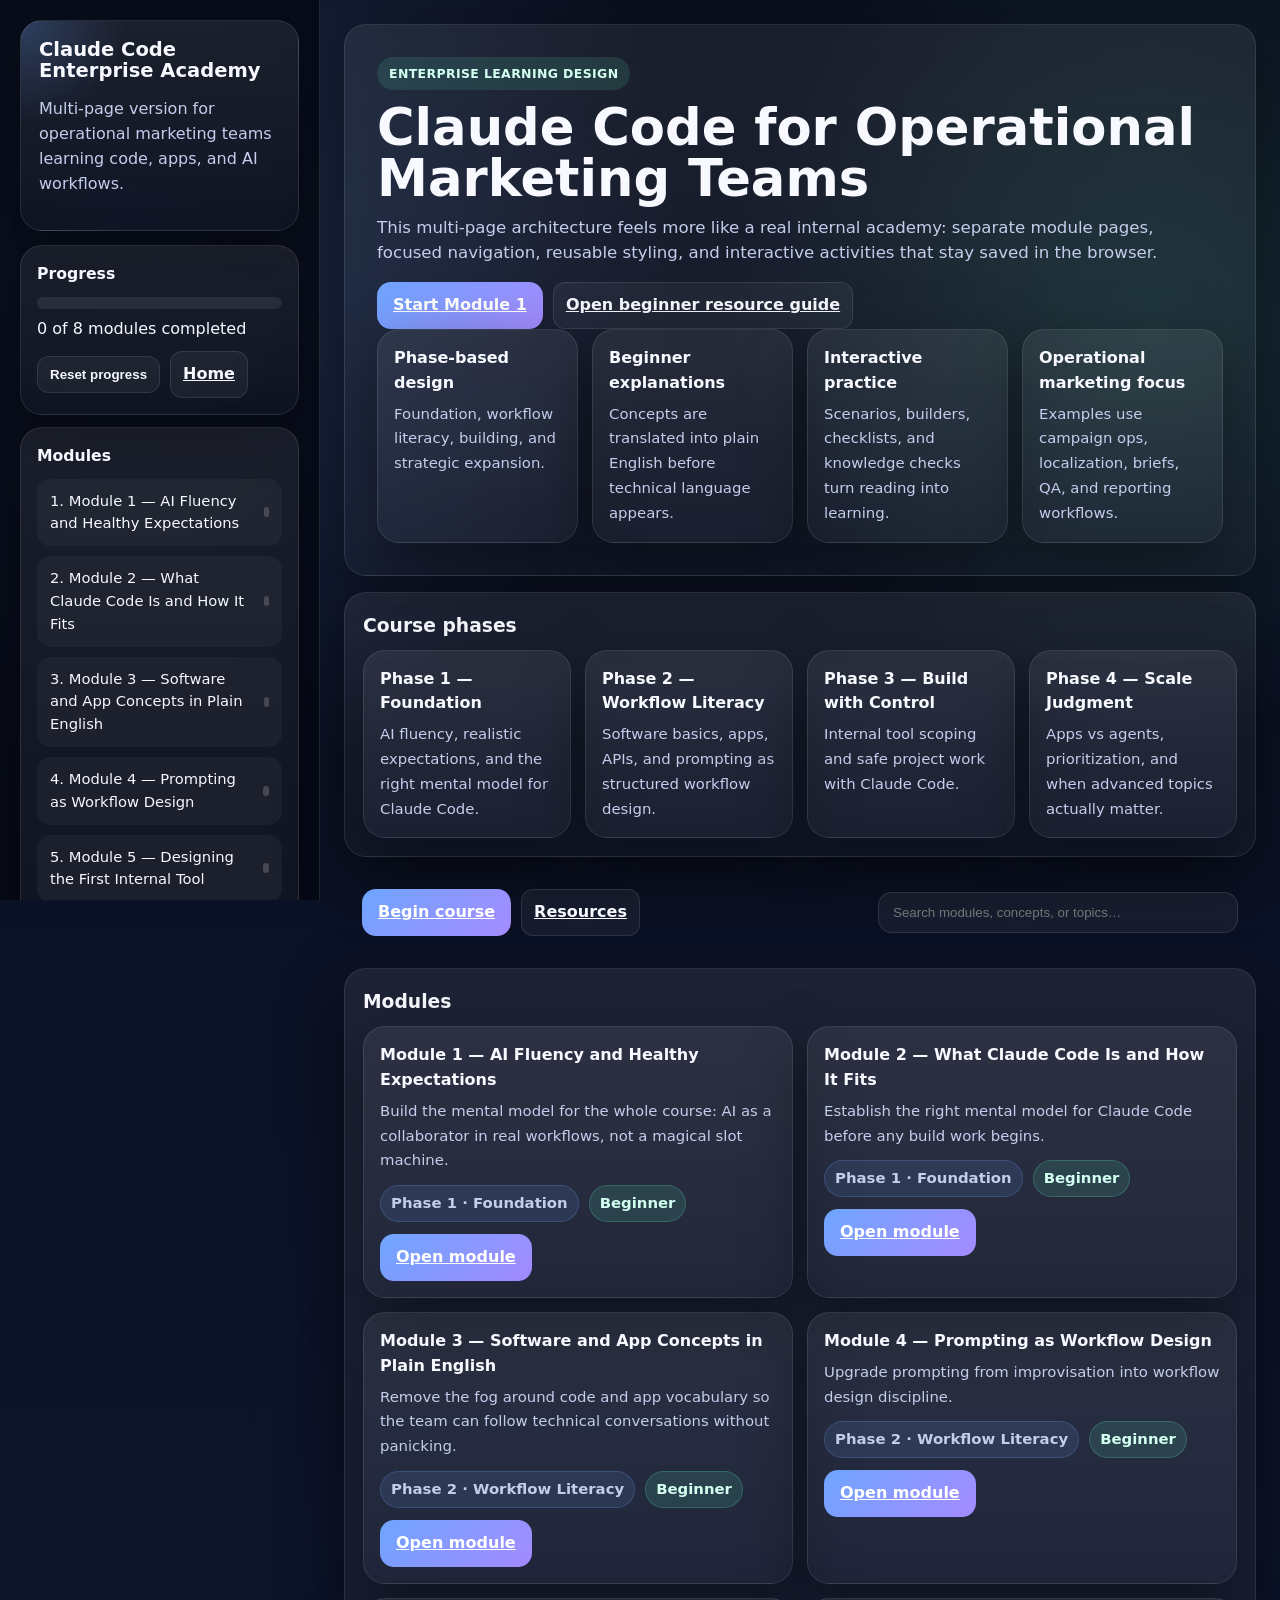
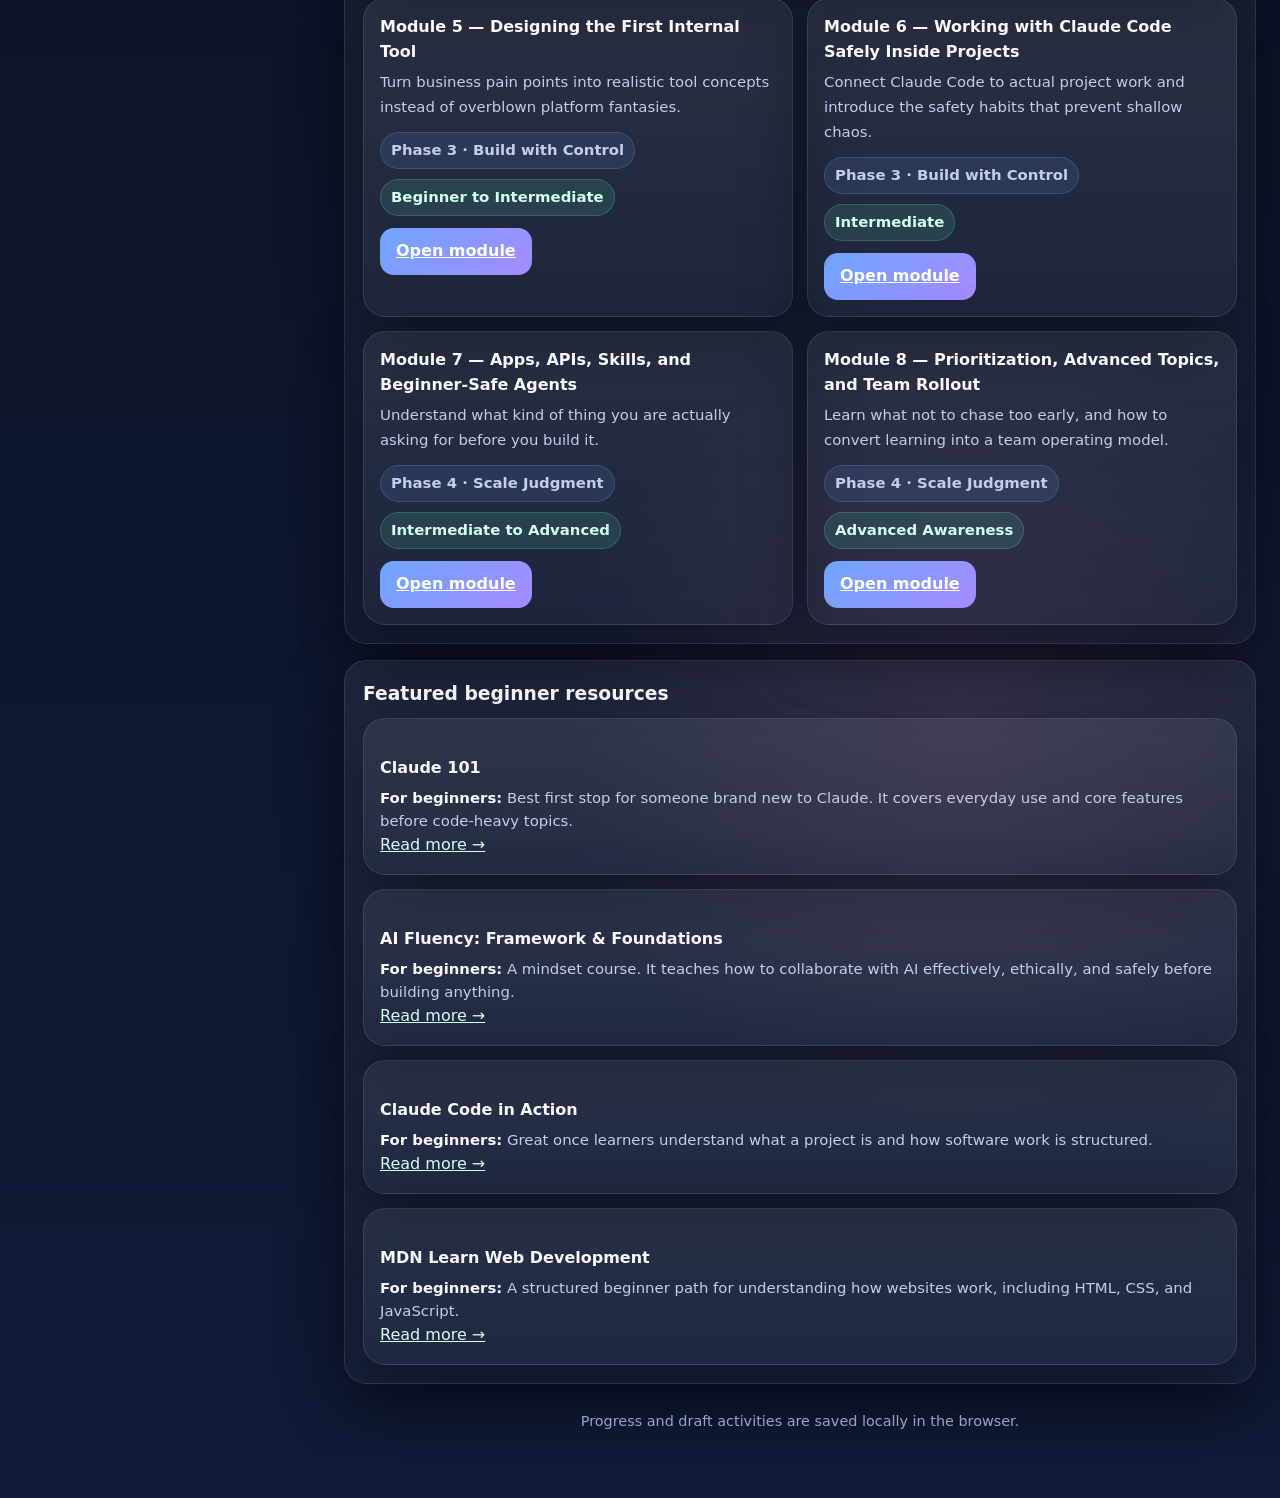
<file: index.html>
<!DOCTYPE html>
<html lang="en"><head><meta charset="UTF-8" /><meta name="viewport" content="width=device-width, initial-scale=1.0" />
<title>Claude Code Enterprise Academy — Home</title><link rel="stylesheet" href="assets/styles.css" /></head>
<body><div class="layout"><aside class="sidebar">
<div class="brand"><h1>Claude Code Enterprise Academy</h1><p>Multi-page version for operational marketing teams learning code, apps, and AI workflows.</p></div>
<div class="side-card"><h3>Progress</h3><div class="progress-track"><div class="progress-fill" id="progressFill"></div></div><div id="progressText">0 of 8 modules completed</div><div class="actions" style="margin-top:10px"><button class="ghost-btn" id="resetProgress">Reset progress</button><a class="ghost-btn" href="index.html">Home</a></div></div>
<div class="side-card"><h3>Modules</h3><div class="nav-list"><a class="nav-link" data-module-id="1" href="modules/module-1-ai-fluency.html"><span>1. Module 1 — AI Fluency and Healthy Expectations</span><span class="status-dot"></span></a><a class="nav-link" data-module-id="2" href="modules/module-2-claude-code.html"><span>2. Module 2 — What Claude Code Is and How It Fits</span><span class="status-dot"></span></a><a class="nav-link" data-module-id="3" href="modules/module-3-software-basics.html"><span>3. Module 3 — Software and App Concepts in Plain English</span><span class="status-dot"></span></a><a class="nav-link" data-module-id="4" href="modules/module-4-prompting.html"><span>4. Module 4 — Prompting as Workflow Design</span><span class="status-dot"></span></a><a class="nav-link" data-module-id="5" href="modules/module-5-internal-tools.html"><span>5. Module 5 — Designing the First Internal Tool</span><span class="status-dot"></span></a><a class="nav-link" data-module-id="6" href="modules/module-6-working-safely.html"><span>6. Module 6 — Working with Claude Code Safely Inside Projects</span><span class="status-dot"></span></a><a class="nav-link" data-module-id="7" href="modules/module-7-apps-apis-agents.html"><span>7. Module 7 — Apps, APIs, Skills, and Beginner-Safe Agents</span><span class="status-dot"></span></a><a class="nav-link" data-module-id="8" href="modules/module-8-prioritization-rollout.html"><span>8. Module 8 — Prioritization, Advanced Topics, and Team Rollout</span><span class="status-dot"></span></a></div></div>
</aside><main class="main">
<section class="hero">
  <div class="eyebrow">Enterprise learning design</div>
  <h1>Claude Code for Operational Marketing Teams</h1>
  <p>This multi-page architecture feels more like a real internal academy: separate module pages, focused navigation, reusable styling, and interactive activities that stay saved in the browser.</p>
  <div class="hero-actions"><a class="btn" href="modules/module-1-ai-fluency.html">Start Module 1</a><a class="ghost-btn" href="resources.html">Open beginner resource guide</a></div>
  <div class="hero-grid">
    <div class="card"><strong>Phase-based design</strong><span>Foundation, workflow literacy, building, and strategic expansion.</span></div>
    <div class="card"><strong>Beginner explanations</strong><span>Concepts are translated into plain English before technical language appears.</span></div>
    <div class="card"><strong>Interactive practice</strong><span>Scenarios, builders, checklists, and knowledge checks turn reading into learning.</span></div>
    <div class="card"><strong>Operational marketing focus</strong><span>Examples use campaign ops, localization, briefs, QA, and reporting workflows.</span></div>
  </div>
</section>
<section class="section">
  <h3>Course phases</h3>
  <div class="grid-4">
    <div class="card"><strong>Phase 1 — Foundation</strong><span>AI fluency, realistic expectations, and the right mental model for Claude Code.</span></div>
    <div class="card"><strong>Phase 2 — Workflow Literacy</strong><span>Software basics, apps, APIs, and prompting as structured workflow design.</span></div>
    <div class="card"><strong>Phase 3 — Build with Control</strong><span>Internal tool scoping and safe project work with Claude Code.</span></div>
    <div class="card"><strong>Phase 4 — Scale Judgment</strong><span>Apps vs agents, prioritization, and when advanced topics actually matter.</span></div>
  </div>
</section>
<section class="toolbar">
  <div class="toolbar-left"><a class="btn" href="modules/module-1-ai-fluency.html">Begin course</a><a class="ghost-btn" href="resources.html">Resources</a></div>
  <div class="toolbar-right"><input id="moduleSearch" type="text" placeholder="Search modules, concepts, or topics…" /></div>
</section>
<section class="section"><h3>Modules</h3><div class="grid-2"><div class="card module-card-search" data-search="Module 1 — AI Fluency and Healthy Expectations Phase 1 · Foundation Beginner This module teaches the team how to think about AI as a collaborator in work, not as a toy or an oracle. AI fluency Judgment Workflow thinking">
    <strong>Module 1 — AI Fluency and Healthy Expectations</strong><span>Build the mental model for the whole course: AI as a collaborator in real workflows, not a magical slot machine.</span>
    <div class="actions" style="margin-top:12px"><span class="tag">Phase 1 · Foundation</span><span class="tag level">Beginner</span></div>
    <div class="actions" style="margin-top:12px"><a class="btn" href="modules/module-1-ai-fluency.html">Open module</a></div></div><div class="card module-card-search" data-search="Module 2 — What Claude Code Is and How It Fits Phase 1 · Foundation Beginner This module gives the team the right mental model for Claude Code before any hands-on build work begins. Claude Code Mental model Project awareness">
    <strong>Module 2 — What Claude Code Is and How It Fits</strong><span>Establish the right mental model for Claude Code before any build work begins.</span>
    <div class="actions" style="margin-top:12px"><span class="tag">Phase 1 · Foundation</span><span class="tag level">Beginner</span></div>
    <div class="actions" style="margin-top:12px"><a class="btn" href="modules/module-2-claude-code.html">Open module</a></div></div><div class="card module-card-search" data-search="Module 3 — Software and App Concepts in Plain English Phase 2 · Workflow Literacy Beginner This module removes the fog around code and app vocabulary so the team can follow technical conversations without panicking. Code basics Architecture Apps">
    <strong>Module 3 — Software and App Concepts in Plain English</strong><span>Remove the fog around code and app vocabulary so the team can follow technical conversations without panicking.</span>
    <div class="actions" style="margin-top:12px"><span class="tag">Phase 2 · Workflow Literacy</span><span class="tag level">Beginner</span></div>
    <div class="actions" style="margin-top:12px"><a class="btn" href="modules/module-3-software-basics.html">Open module</a></div></div><div class="card module-card-search" data-search="Module 4 — Prompting as Workflow Design Phase 2 · Workflow Literacy Beginner This module upgrades prompting from improvisation into workflow design discipline. Prompting Briefing Scoping">
    <strong>Module 4 — Prompting as Workflow Design</strong><span>Upgrade prompting from improvisation into workflow design discipline.</span>
    <div class="actions" style="margin-top:12px"><span class="tag">Phase 2 · Workflow Literacy</span><span class="tag level">Beginner</span></div>
    <div class="actions" style="margin-top:12px"><a class="btn" href="modules/module-4-prompting.html">Open module</a></div></div><div class="card module-card-search" data-search="Module 5 — Designing the First Internal Tool Phase 3 · Build with Control Beginner to Intermediate This module helps the team turn business pain points into realistic tool concepts instead of overblown platform fantasies. Internal tools Product thinking Scoping">
    <strong>Module 5 — Designing the First Internal Tool</strong><span>Turn business pain points into realistic tool concepts instead of overblown platform fantasies.</span>
    <div class="actions" style="margin-top:12px"><span class="tag">Phase 3 · Build with Control</span><span class="tag level">Beginner to Intermediate</span></div>
    <div class="actions" style="margin-top:12px"><a class="btn" href="modules/module-5-internal-tools.html">Open module</a></div></div><div class="card module-card-search" data-search="Module 6 — Working with Claude Code Safely Inside Projects Phase 3 · Build with Control Intermediate This module connects Claude Code to actual project work and introduces the safety habits that prevent shallow chaos. Claude Code Git Terminal Review">
    <strong>Module 6 — Working with Claude Code Safely Inside Projects</strong><span>Connect Claude Code to actual project work and introduce the safety habits that prevent shallow chaos.</span>
    <div class="actions" style="margin-top:12px"><span class="tag">Phase 3 · Build with Control</span><span class="tag level">Intermediate</span></div>
    <div class="actions" style="margin-top:12px"><a class="btn" href="modules/module-6-working-safely.html">Open module</a></div></div><div class="card module-card-search" data-search="Module 7 — Apps, APIs, Skills, and Beginner-Safe Agents Phase 4 · Scale Judgment Intermediate to Advanced This module is about architectural maturity: understanding what kind of thing you are actually asking for before you build it. Apps APIs Skills Agents">
    <strong>Module 7 — Apps, APIs, Skills, and Beginner-Safe Agents</strong><span>Understand what kind of thing you are actually asking for before you build it.</span>
    <div class="actions" style="margin-top:12px"><span class="tag">Phase 4 · Scale Judgment</span><span class="tag level">Intermediate to Advanced</span></div>
    <div class="actions" style="margin-top:12px"><a class="btn" href="modules/module-7-apps-apis-agents.html">Open module</a></div></div><div class="card module-card-search" data-search="Module 8 — Prioritization, Advanced Topics, and Team Rollout Phase 4 · Scale Judgment Advanced Awareness The closing module is about strategic maturity: learning what not to chase too early, and how to convert learning into a team operating model. Prioritization MCP Rollout Roadmap">
    <strong>Module 8 — Prioritization, Advanced Topics, and Team Rollout</strong><span>Learn what not to chase too early, and how to convert learning into a team operating model.</span>
    <div class="actions" style="margin-top:12px"><span class="tag">Phase 4 · Scale Judgment</span><span class="tag level">Advanced Awareness</span></div>
    <div class="actions" style="margin-top:12px"><a class="btn" href="modules/module-8-prioritization-rollout.html">Open module</a></div></div></div></section>
<section class="section"><h3>Featured beginner resources</h3><div class="resource-grid"><div class="resource-card"><h4>Claude 101</h4><p><strong style="color:var(--text)">For beginners:</strong> Best first stop for someone brand new to Claude. It covers everyday use and core features before code-heavy topics.</p><a href="resources.html">Read more →</a></div><div class="resource-card"><h4>AI Fluency: Framework & Foundations</h4><p><strong style="color:var(--text)">For beginners:</strong> A mindset course. It teaches how to collaborate with AI effectively, ethically, and safely before building anything.</p><a href="resources.html">Read more →</a></div><div class="resource-card"><h4>Claude Code in Action</h4><p><strong style="color:var(--text)">For beginners:</strong> Great once learners understand what a project is and how software work is structured.</p><a href="resources.html">Read more →</a></div><div class="resource-card"><h4>MDN Learn Web Development</h4><p><strong style="color:var(--text)">For beginners:</strong> A structured beginner path for understanding how websites work, including HTML, CSS, and JavaScript.</p><a href="resources.html">Read more →</a></div></div></section>
<p class="footer">Progress and draft activities are saved locally in the browser.</p></main></div>
<script>window.COURSE_MODULES=[{"id": 1, "title": "Module 1 \u2014 AI Fluency and Healthy Expectations"}, {"id": 2, "title": "Module 2 \u2014 What Claude Code Is and How It Fits"}, {"id": 3, "title": "Module 3 \u2014 Software and App Concepts in Plain English"}, {"id": 4, "title": "Module 4 \u2014 Prompting as Workflow Design"}, {"id": 5, "title": "Module 5 \u2014 Designing the First Internal Tool"}, {"id": 6, "title": "Module 6 \u2014 Working with Claude Code Safely Inside Projects"}, {"id": 7, "title": "Module 7 \u2014 Apps, APIs, Skills, and Beginner-Safe Agents"}, {"id": 8, "title": "Module 8 \u2014 Prioritization, Advanced Topics, and Team Rollout"}];</script><script src="assets/app.js"></script></body></html>
</file>
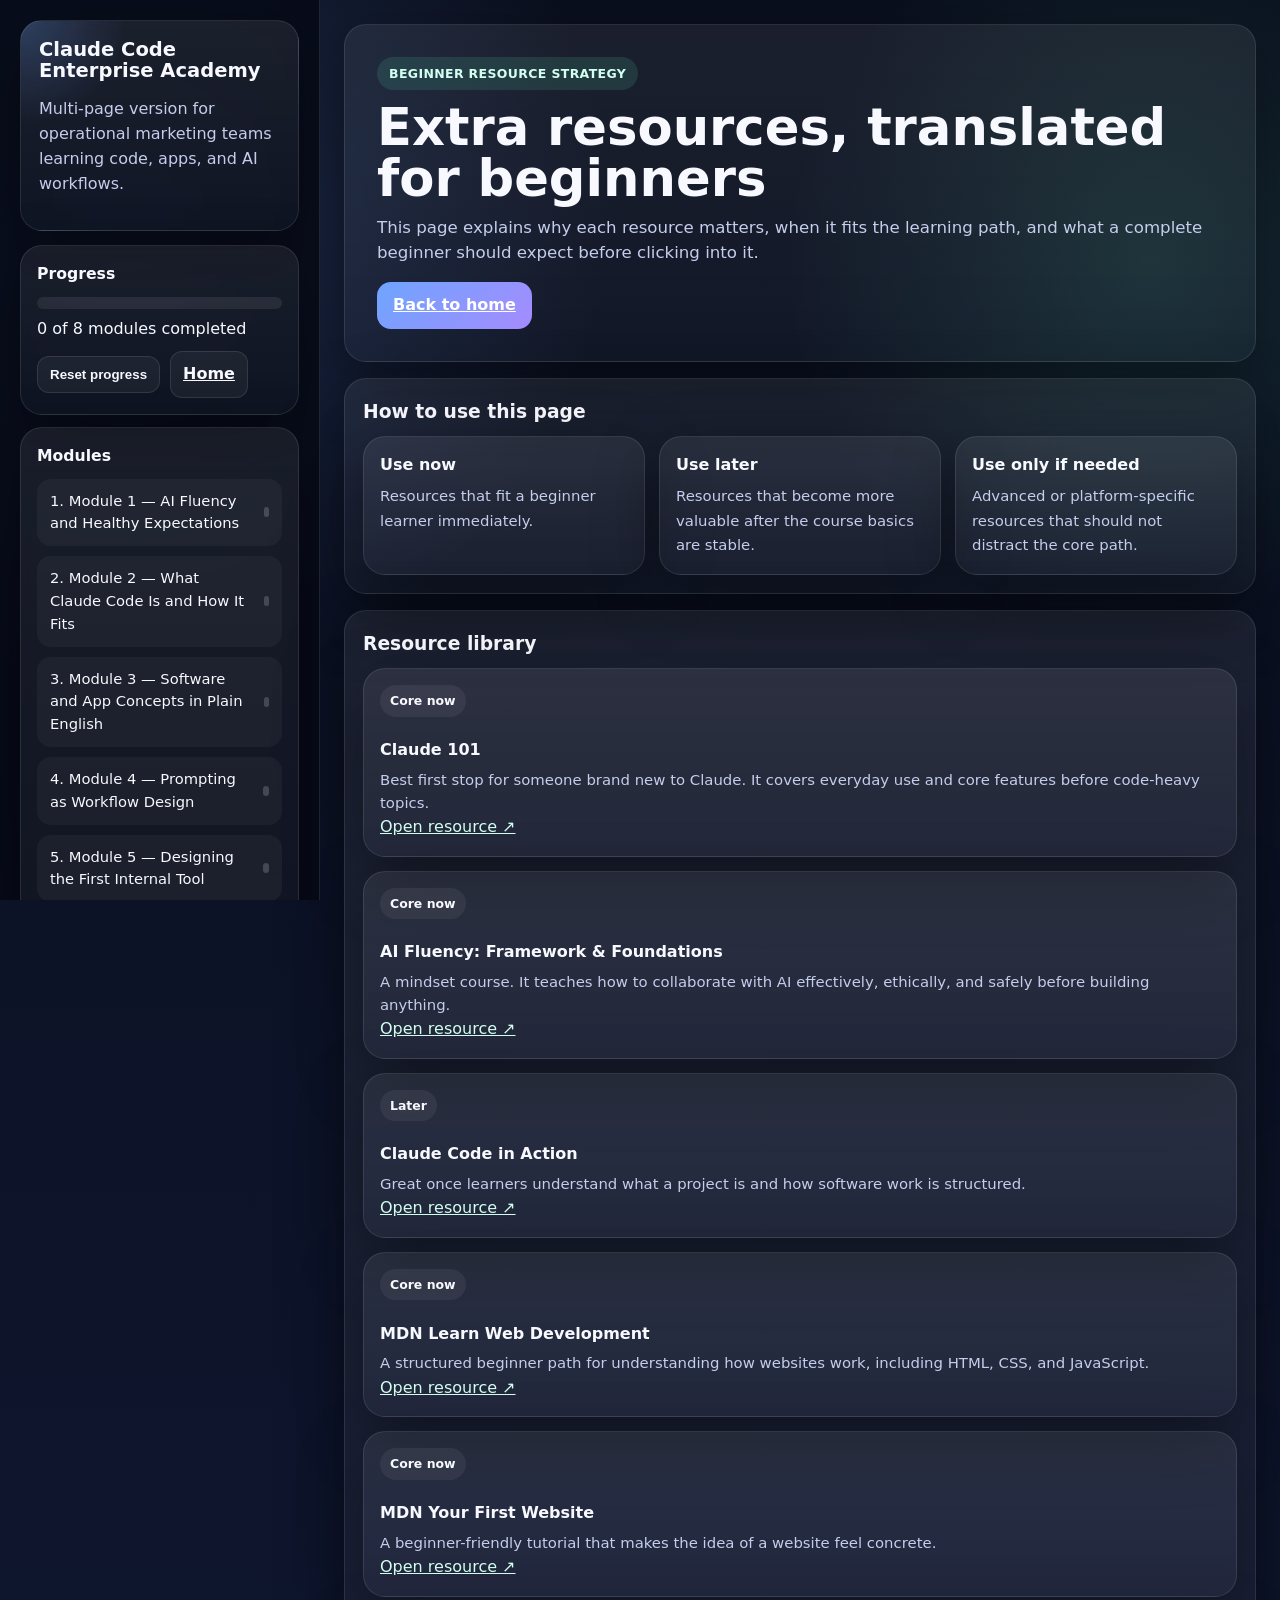
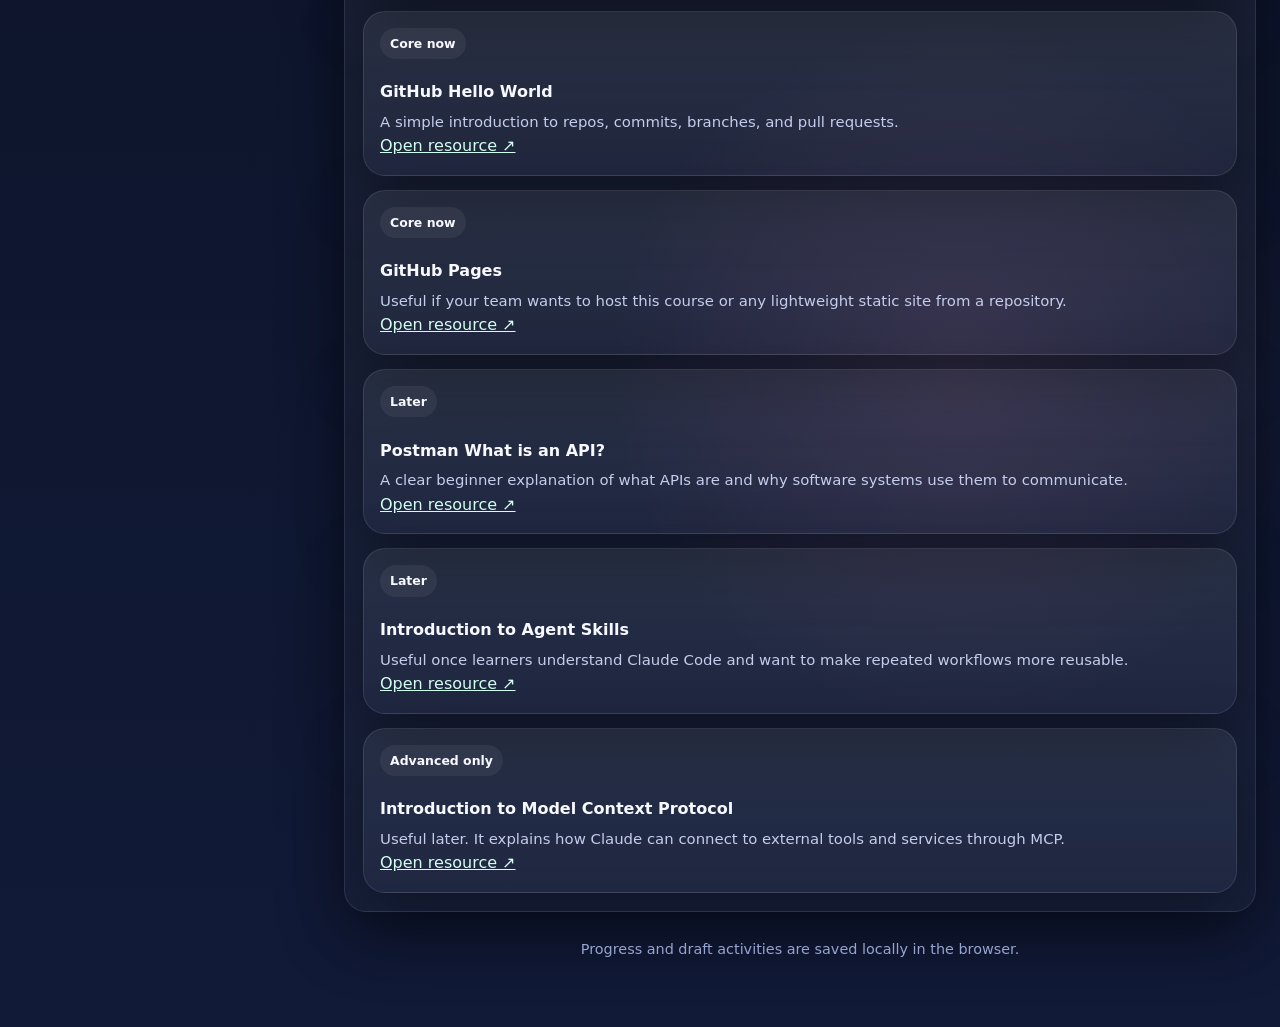
<file: resources.html>
<!DOCTYPE html>
<html lang="en"><head><meta charset="UTF-8" /><meta name="viewport" content="width=device-width, initial-scale=1.0" />
<title>Claude Code Enterprise Academy — Resources</title><link rel="stylesheet" href="assets/styles.css" /></head>
<body><div class="layout"><aside class="sidebar">
<div class="brand"><h1>Claude Code Enterprise Academy</h1><p>Multi-page version for operational marketing teams learning code, apps, and AI workflows.</p></div>
<div class="side-card"><h3>Progress</h3><div class="progress-track"><div class="progress-fill" id="progressFill"></div></div><div id="progressText">0 of 8 modules completed</div><div class="actions" style="margin-top:10px"><button class="ghost-btn" id="resetProgress">Reset progress</button><a class="ghost-btn" href="index.html">Home</a></div></div>
<div class="side-card"><h3>Modules</h3><div class="nav-list"><a class="nav-link" data-module-id="1" href="modules/module-1-ai-fluency.html"><span>1. Module 1 — AI Fluency and Healthy Expectations</span><span class="status-dot"></span></a><a class="nav-link" data-module-id="2" href="modules/module-2-claude-code.html"><span>2. Module 2 — What Claude Code Is and How It Fits</span><span class="status-dot"></span></a><a class="nav-link" data-module-id="3" href="modules/module-3-software-basics.html"><span>3. Module 3 — Software and App Concepts in Plain English</span><span class="status-dot"></span></a><a class="nav-link" data-module-id="4" href="modules/module-4-prompting.html"><span>4. Module 4 — Prompting as Workflow Design</span><span class="status-dot"></span></a><a class="nav-link" data-module-id="5" href="modules/module-5-internal-tools.html"><span>5. Module 5 — Designing the First Internal Tool</span><span class="status-dot"></span></a><a class="nav-link" data-module-id="6" href="modules/module-6-working-safely.html"><span>6. Module 6 — Working with Claude Code Safely Inside Projects</span><span class="status-dot"></span></a><a class="nav-link" data-module-id="7" href="modules/module-7-apps-apis-agents.html"><span>7. Module 7 — Apps, APIs, Skills, and Beginner-Safe Agents</span><span class="status-dot"></span></a><a class="nav-link" data-module-id="8" href="modules/module-8-prioritization-rollout.html"><span>8. Module 8 — Prioritization, Advanced Topics, and Team Rollout</span><span class="status-dot"></span></a></div></div>
</aside><main class="main">
<section class="hero">
  <div class="eyebrow">Beginner resource strategy</div>
  <h2>Extra resources, translated for beginners</h2>
  <p>This page explains why each resource matters, when it fits the learning path, and what a complete beginner should expect before clicking into it.</p>
  <div class="hero-actions"><a class="btn" href="index.html">Back to home</a></div>
</section>
<section class="section">
  <h3>How to use this page</h3>
  <div class="grid-3">
    <div class="card"><strong>Use now</strong><span>Resources that fit a beginner learner immediately.</span></div>
    <div class="card"><strong>Use later</strong><span>Resources that become more valuable after the course basics are stable.</span></div>
    <div class="card"><strong>Use only if needed</strong><span>Advanced or platform-specific resources that should not distract the core path.</span></div>
  </div>
</section>
<section class="section"><h3>Resource library</h3><div class="resource-grid"><div class="resource-card"><div class="actions"><span class="pill">Core now</span></div><h4>Claude 101</h4><p>Best first stop for someone brand new to Claude. It covers everyday use and core features before code-heavy topics.</p><a href="https://anthropic.skilljar.com/claude-101" target="_blank" rel="noopener noreferrer">Open resource ↗</a></div><div class="resource-card"><div class="actions"><span class="pill">Core now</span></div><h4>AI Fluency: Framework & Foundations</h4><p>A mindset course. It teaches how to collaborate with AI effectively, ethically, and safely before building anything.</p><a href="https://anthropic.skilljar.com/ai-fluency-framework-foundations" target="_blank" rel="noopener noreferrer">Open resource ↗</a></div><div class="resource-card"><div class="actions"><span class="pill">Later</span></div><h4>Claude Code in Action</h4><p>Great once learners understand what a project is and how software work is structured.</p><a href="https://anthropic.skilljar.com/claude-code-in-action" target="_blank" rel="noopener noreferrer">Open resource ↗</a></div><div class="resource-card"><div class="actions"><span class="pill">Core now</span></div><h4>MDN Learn Web Development</h4><p>A structured beginner path for understanding how websites work, including HTML, CSS, and JavaScript.</p><a href="https://developer.mozilla.org/en-US/docs/Learn_web_development" target="_blank" rel="noopener noreferrer">Open resource ↗</a></div><div class="resource-card"><div class="actions"><span class="pill">Core now</span></div><h4>MDN Your First Website</h4><p>A beginner-friendly tutorial that makes the idea of a website feel concrete.</p><a href="https://developer.mozilla.org/en-US/docs/Learn_webdevelopment/Getting_started/Your_first_website" target="_blank" rel="noopener noreferrer">Open resource ↗</a></div><div class="resource-card"><div class="actions"><span class="pill">Core now</span></div><h4>GitHub Hello World</h4><p>A simple introduction to repos, commits, branches, and pull requests.</p><a href="https://docs.github.com/get-started/quickstart/hello-world" target="_blank" rel="noopener noreferrer">Open resource ↗</a></div><div class="resource-card"><div class="actions"><span class="pill">Core now</span></div><h4>GitHub Pages</h4><p>Useful if your team wants to host this course or any lightweight static site from a repository.</p><a href="https://docs.github.com/en/pages/getting-started-with-github-pages/what-is-github-pages" target="_blank" rel="noopener noreferrer">Open resource ↗</a></div><div class="resource-card"><div class="actions"><span class="pill">Later</span></div><h4>Postman What is an API?</h4><p>A clear beginner explanation of what APIs are and why software systems use them to communicate.</p><a href="https://www.postman.com/what-is-an-api/" target="_blank" rel="noopener noreferrer">Open resource ↗</a></div><div class="resource-card"><div class="actions"><span class="pill">Later</span></div><h4>Introduction to Agent Skills</h4><p>Useful once learners understand Claude Code and want to make repeated workflows more reusable.</p><a href="https://anthropic.skilljar.com/introduction-to-agent-skills" target="_blank" rel="noopener noreferrer">Open resource ↗</a></div><div class="resource-card"><div class="actions"><span class="pill">Advanced only</span></div><h4>Introduction to Model Context Protocol</h4><p>Useful later. It explains how Claude can connect to external tools and services through MCP.</p><a href="https://anthropic.skilljar.com/introduction-to-model-context-protocol" target="_blank" rel="noopener noreferrer">Open resource ↗</a></div></div></section>
<p class="footer">Progress and draft activities are saved locally in the browser.</p></main></div>
<script>window.COURSE_MODULES=[{"id": 1, "title": "Module 1 \u2014 AI Fluency and Healthy Expectations"}, {"id": 2, "title": "Module 2 \u2014 What Claude Code Is and How It Fits"}, {"id": 3, "title": "Module 3 \u2014 Software and App Concepts in Plain English"}, {"id": 4, "title": "Module 4 \u2014 Prompting as Workflow Design"}, {"id": 5, "title": "Module 5 \u2014 Designing the First Internal Tool"}, {"id": 6, "title": "Module 6 \u2014 Working with Claude Code Safely Inside Projects"}, {"id": 7, "title": "Module 7 \u2014 Apps, APIs, Skills, and Beginner-Safe Agents"}, {"id": 8, "title": "Module 8 \u2014 Prioritization, Advanced Topics, and Team Rollout"}];</script><script src="assets/app.js"></script></body></html>
</file>
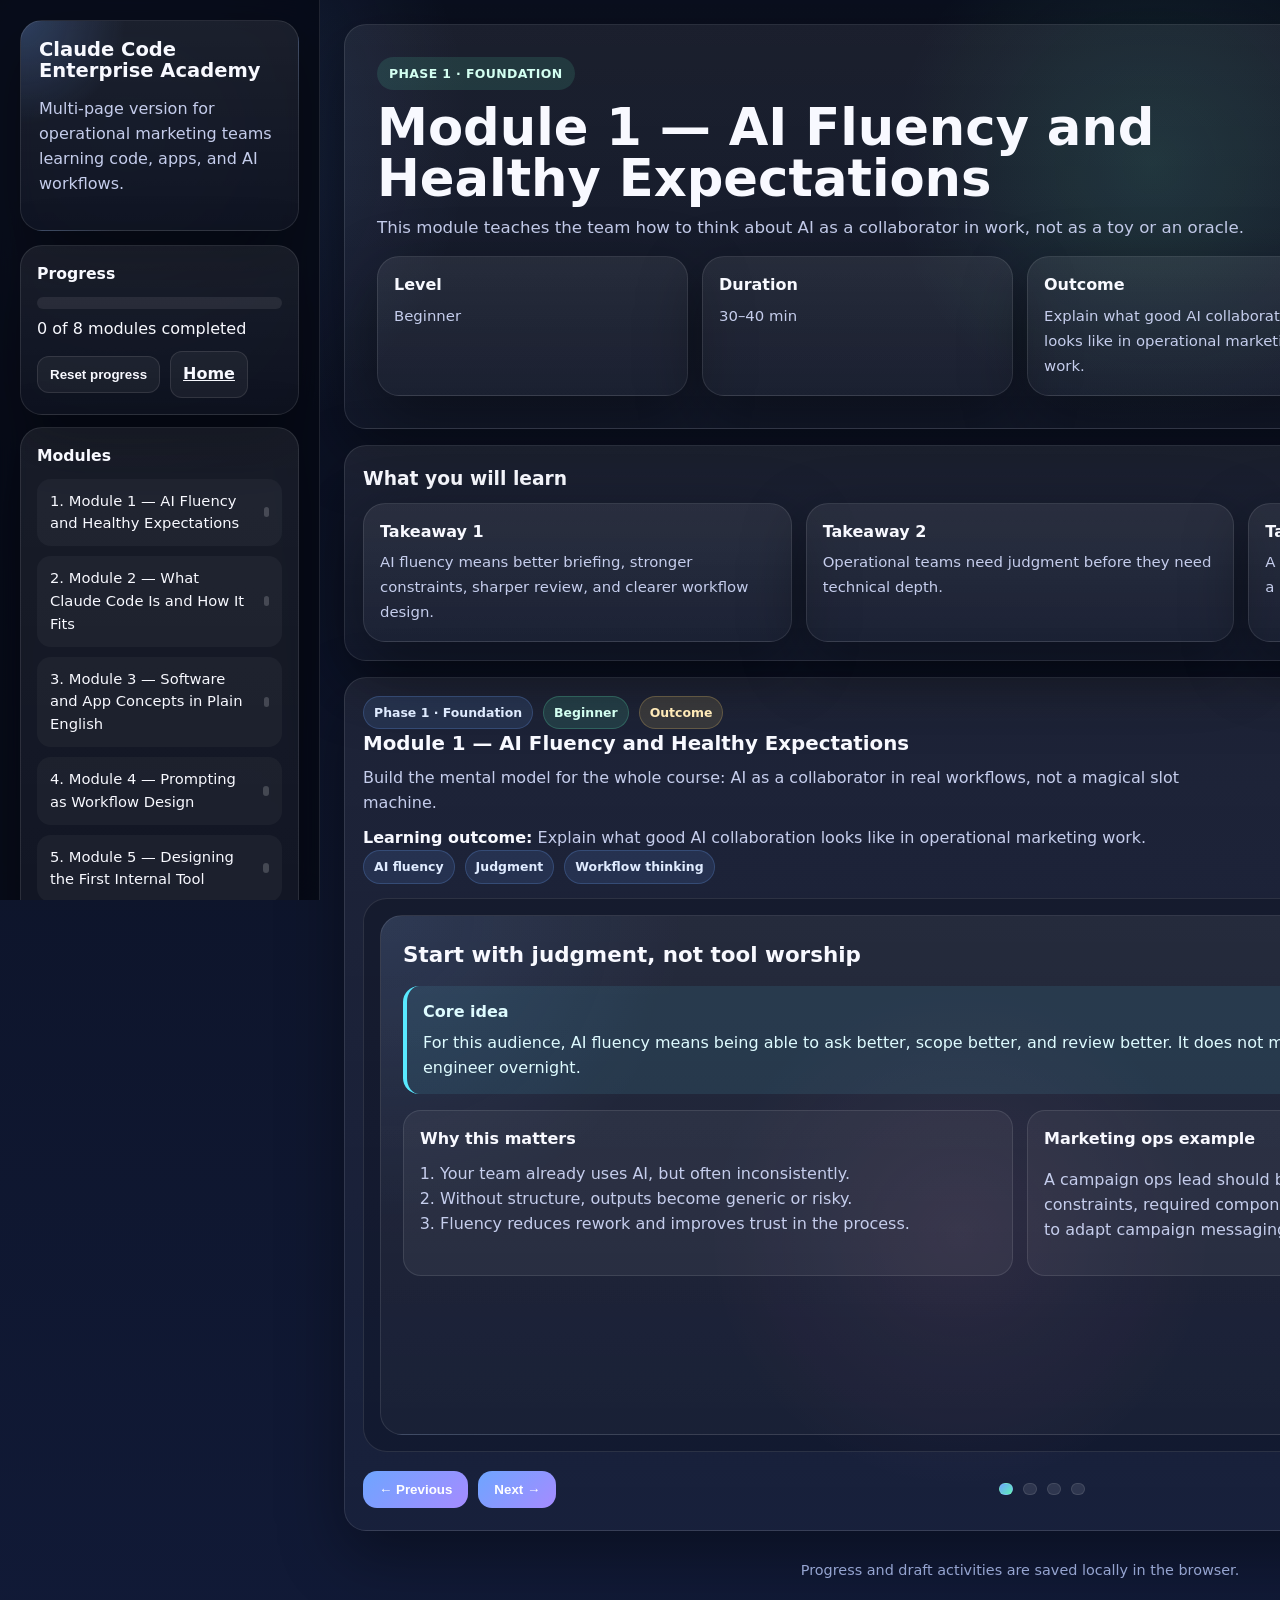
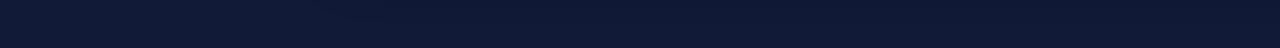
<file: modules/module-1-ai-fluency.html>
<!DOCTYPE html>
<html lang="en"><head><meta charset="UTF-8" /><meta name="viewport" content="width=device-width, initial-scale=1.0" />
<title>Module 1 — AI Fluency and Healthy Expectations</title><link rel="stylesheet" href="../assets/styles.css" /></head>
<body><div class="layout"><aside class="sidebar">
<div class="brand"><h1>Claude Code Enterprise Academy</h1><p>Multi-page version for operational marketing teams learning code, apps, and AI workflows.</p></div>
<div class="side-card"><h3>Progress</h3><div class="progress-track"><div class="progress-fill" id="progressFill"></div></div><div id="progressText">0 of 8 modules completed</div><div class="actions" style="margin-top:10px"><button class="ghost-btn" id="resetProgress">Reset progress</button><a class="ghost-btn" href="../index.html">Home</a></div></div>
<div class="side-card"><h3>Modules</h3><div class="nav-list"><a class="nav-link" data-module-id="1" href="../modules/module-1-ai-fluency.html"><span>1. Module 1 — AI Fluency and Healthy Expectations</span><span class="status-dot"></span></a><a class="nav-link" data-module-id="2" href="../modules/module-2-claude-code.html"><span>2. Module 2 — What Claude Code Is and How It Fits</span><span class="status-dot"></span></a><a class="nav-link" data-module-id="3" href="../modules/module-3-software-basics.html"><span>3. Module 3 — Software and App Concepts in Plain English</span><span class="status-dot"></span></a><a class="nav-link" data-module-id="4" href="../modules/module-4-prompting.html"><span>4. Module 4 — Prompting as Workflow Design</span><span class="status-dot"></span></a><a class="nav-link" data-module-id="5" href="../modules/module-5-internal-tools.html"><span>5. Module 5 — Designing the First Internal Tool</span><span class="status-dot"></span></a><a class="nav-link" data-module-id="6" href="../modules/module-6-working-safely.html"><span>6. Module 6 — Working with Claude Code Safely Inside Projects</span><span class="status-dot"></span></a><a class="nav-link" data-module-id="7" href="../modules/module-7-apps-apis-agents.html"><span>7. Module 7 — Apps, APIs, Skills, and Beginner-Safe Agents</span><span class="status-dot"></span></a><a class="nav-link" data-module-id="8" href="../modules/module-8-prioritization-rollout.html"><span>8. Module 8 — Prioritization, Advanced Topics, and Team Rollout</span><span class="status-dot"></span></a></div></div>
</aside><main class="main">
    <section class="hero">
      <div class="eyebrow">Phase 1 · Foundation</div>
      <h2>Module 1 — AI Fluency and Healthy Expectations</h2>
      <p>This module teaches the team how to think about AI as a collaborator in work, not as a toy or an oracle.</p>
      <div class="hero-grid">
        <div class="card"><strong>Level</strong><span>Beginner</span></div>
        <div class="card"><strong>Duration</strong><span>30–40 min</span></div>
        <div class="card"><strong>Outcome</strong><span>Explain what good AI collaboration looks like in operational marketing work.</span></div>
        <div class="card"><strong>Theme</strong><span>AI fluency, Judgment</span></div>
      </div>
    </section>
    <section class="section"><h3>What you will learn</h3><div class="grid-3"><div class="card"><strong>Takeaway 1</strong><span>AI fluency means better briefing, stronger constraints, sharper review, and clearer workflow design.</span></div><div class="card"><strong>Takeaway 2</strong><span>Operational teams need judgment before they need technical depth.</span></div><div class="card"><strong>Takeaway 3</strong><span>A weak request often causes weak output, even with a strong model.</span></div></div></section>
    <section class="module" id="module-1">
      <div class="module-header">
        <div>
          <div class="module-meta"><span class="tag">Phase 1 · Foundation</span><span class="tag level">Beginner</span><span class="tag outcome">Outcome</span></div>
          <h2>Module 1 — AI Fluency and Healthy Expectations</h2>
          <p>Build the mental model for the whole course: AI as a collaborator in real workflows, not a magical slot machine.</p>
          <p class="subtle" style="margin-top:10px"><strong style="color:var(--text)">Learning outcome:</strong> Explain what good AI collaboration looks like in operational marketing work.</p>
          <div class="module-meta"><span class="tag">AI fluency</span><span class="tag">Judgment</span><span class="tag">Workflow thinking</span></div>
        </div>
        <div class="actions"><button class="btn" onclick="CourseApp.markComplete(1)">Mark complete</button><a class="ghost-btn" href="../resources.html">Resources</a></div>
      </div>
      <div class="slides-wrap"><div class="slides-track"><div class="slide"><div class="slide-shell"><div class="slide-header"><h3 class="slide-title">Start with judgment, not tool worship</h3><div class="slide-counter active-counter">Slide 1 of 4</div></div><div class="highlight"><strong>Core idea</strong>For this audience, AI fluency means being able to ask better, scope better, and review better. It does not mean pretending everyone became an engineer overnight.</div><div class="grid-2"><div class="info-card"><h4>Why this matters</h4><ol><li>Your team already uses AI, but often inconsistently.</li><li>Without structure, outputs become generic or risky.</li><li>Fluency reduces rework and improves trust in the process.</li></ol></div><div class="info-card"><h4>Marketing ops example</h4><p>A campaign ops lead should be able to specify the audience, channels, constraints, required components, and quality checks before asking AI to adapt campaign messaging.</p></div></div></div></div><div class="slide"><div class="slide-shell"><div class="slide-header"><h3 class="slide-title">Scenario: The vague request problem</h3><div class="slide-counter active-counter">Slide 2 of 4</div></div><div class="highlight"><strong>Scenario-based learning</strong>Use this situation to test your judgment, not just your memory.</div><div class="info-card" id="scenario-1-1"><h4 style="margin-top:0">A teammate asks AI to “make this email better” and gets generic output that ignores audience, channel, and CTA rules. What was missing?</h4><div class="choice-grid"><button class="choice-chip" onclick="CourseApp.scenario(1, 1, 0, 1, "Correct. Weak briefing often creates weak output. The problem is often the request, not just the model.")">A more expensive model.</button><button class="choice-chip" onclick="CourseApp.scenario(1, 1, 1, 1, "Correct. Weak briefing often creates weak output. The problem is often the request, not just the model.")">Context, constraints, and success criteria.</button><button class="choice-chip" onclick="CourseApp.scenario(1, 1, 2, 1, "Correct. Weak briefing often creates weak output. The problem is often the request, not just the model.")">Nothing. The AI should have guessed.</button></div><div class="quiz-feedback" style="margin-top:10px"></div></div></div></div><div class="slide"><div class="slide-shell"><div class="slide-header"><h3 class="slide-title">Build a stronger AI brief</h3><div class="slide-counter active-counter">Slide 3 of 4</div></div><div class="builder"><div class="highlight"><strong>Practice task</strong>Take one recurring team task and rewrite it as a useful AI brief. Include the goal, context, constraints, and how the result should be reviewed.</div><textarea id="builder-input-1-2" placeholder="Example: Convert one launch message into paid social, email, and landing page variants for existing users. Keep product claims unchanged. Use a more direct tone. Flag any unclear references for review..."></textarea><div class="actions" style="margin-top:10px"><button class="btn" onclick="CourseApp.saveBuilder("m1s2", "builder-input-1-2", "builder-output-1-2")">Save draft</button></div><div class="builder-output" id="builder-output-1-2">Start writing above. Your draft will remain saved in this browser.</div></div></div></div><div class="slide"><div class="slide-shell"><div class="slide-header"><h3 class="slide-title">Knowledge check</h3><div class="slide-counter active-counter">Slide 4 of 4</div></div><div class="info-card quiz" id="quiz-1-3"><div class="highlight"><strong>Knowledge check</strong>Use this to verify comprehension before moving on.</div><h4 style="margin-top:0">What is the real goal of AI fluency here?</h4><button class="quiz-option" onclick="CourseApp.quiz(1, 3, 0, 1, "Exactly. Better collaboration and judgment are the point.")">To sound more technical.</button><button class="quiz-option" onclick="CourseApp.quiz(1, 3, 1, 1, "Exactly. Better collaboration and judgment are the point.")">To collaborate with AI more effectively and critically in real workflows.</button><button class="quiz-option" onclick="CourseApp.quiz(1, 3, 2, 1, "Exactly. Better collaboration and judgment are the point.")">To stop reviewing outputs because AI is fast.</button><div class="quiz-feedback"></div></div></div></div></div></div>
      <div class="slide-controls"><div class="actions"><button class="slide-btn" onclick="CourseApp.prevSlide(1, 4)">← Previous</button><button class="slide-btn" onclick="CourseApp.nextSlide(1, 4)">Next →</button></div><div class="slide-dots"><button class="dot active" onclick="CourseApp.setSlide(1, 0, 4)"></button><button class="dot " onclick="CourseApp.setSlide(1, 1, 4)"></button><button class="dot " onclick="CourseApp.setSlide(1, 2, 4)"></button><button class="dot " onclick="CourseApp.setSlide(1, 3, 4)"></button></div><div class="actions"><a class="ghost-btn" href="../index.html">Back to home</a></div></div>
    </section>
    <script>document.addEventListener('DOMContentLoaded',()=>CourseApp.setSlide(1, CourseApp.currentSlide(1), 4));</script>
    <p class="footer">Progress and draft activities are saved locally in the browser.</p></main></div>
<script>window.COURSE_MODULES=[{"id": 1, "title": "Module 1 \u2014 AI Fluency and Healthy Expectations"}, {"id": 2, "title": "Module 2 \u2014 What Claude Code Is and How It Fits"}, {"id": 3, "title": "Module 3 \u2014 Software and App Concepts in Plain English"}, {"id": 4, "title": "Module 4 \u2014 Prompting as Workflow Design"}, {"id": 5, "title": "Module 5 \u2014 Designing the First Internal Tool"}, {"id": 6, "title": "Module 6 \u2014 Working with Claude Code Safely Inside Projects"}, {"id": 7, "title": "Module 7 \u2014 Apps, APIs, Skills, and Beginner-Safe Agents"}, {"id": 8, "title": "Module 8 \u2014 Prioritization, Advanced Topics, and Team Rollout"}];</script><script src="../assets/app.js"></script></body></html>
</file>
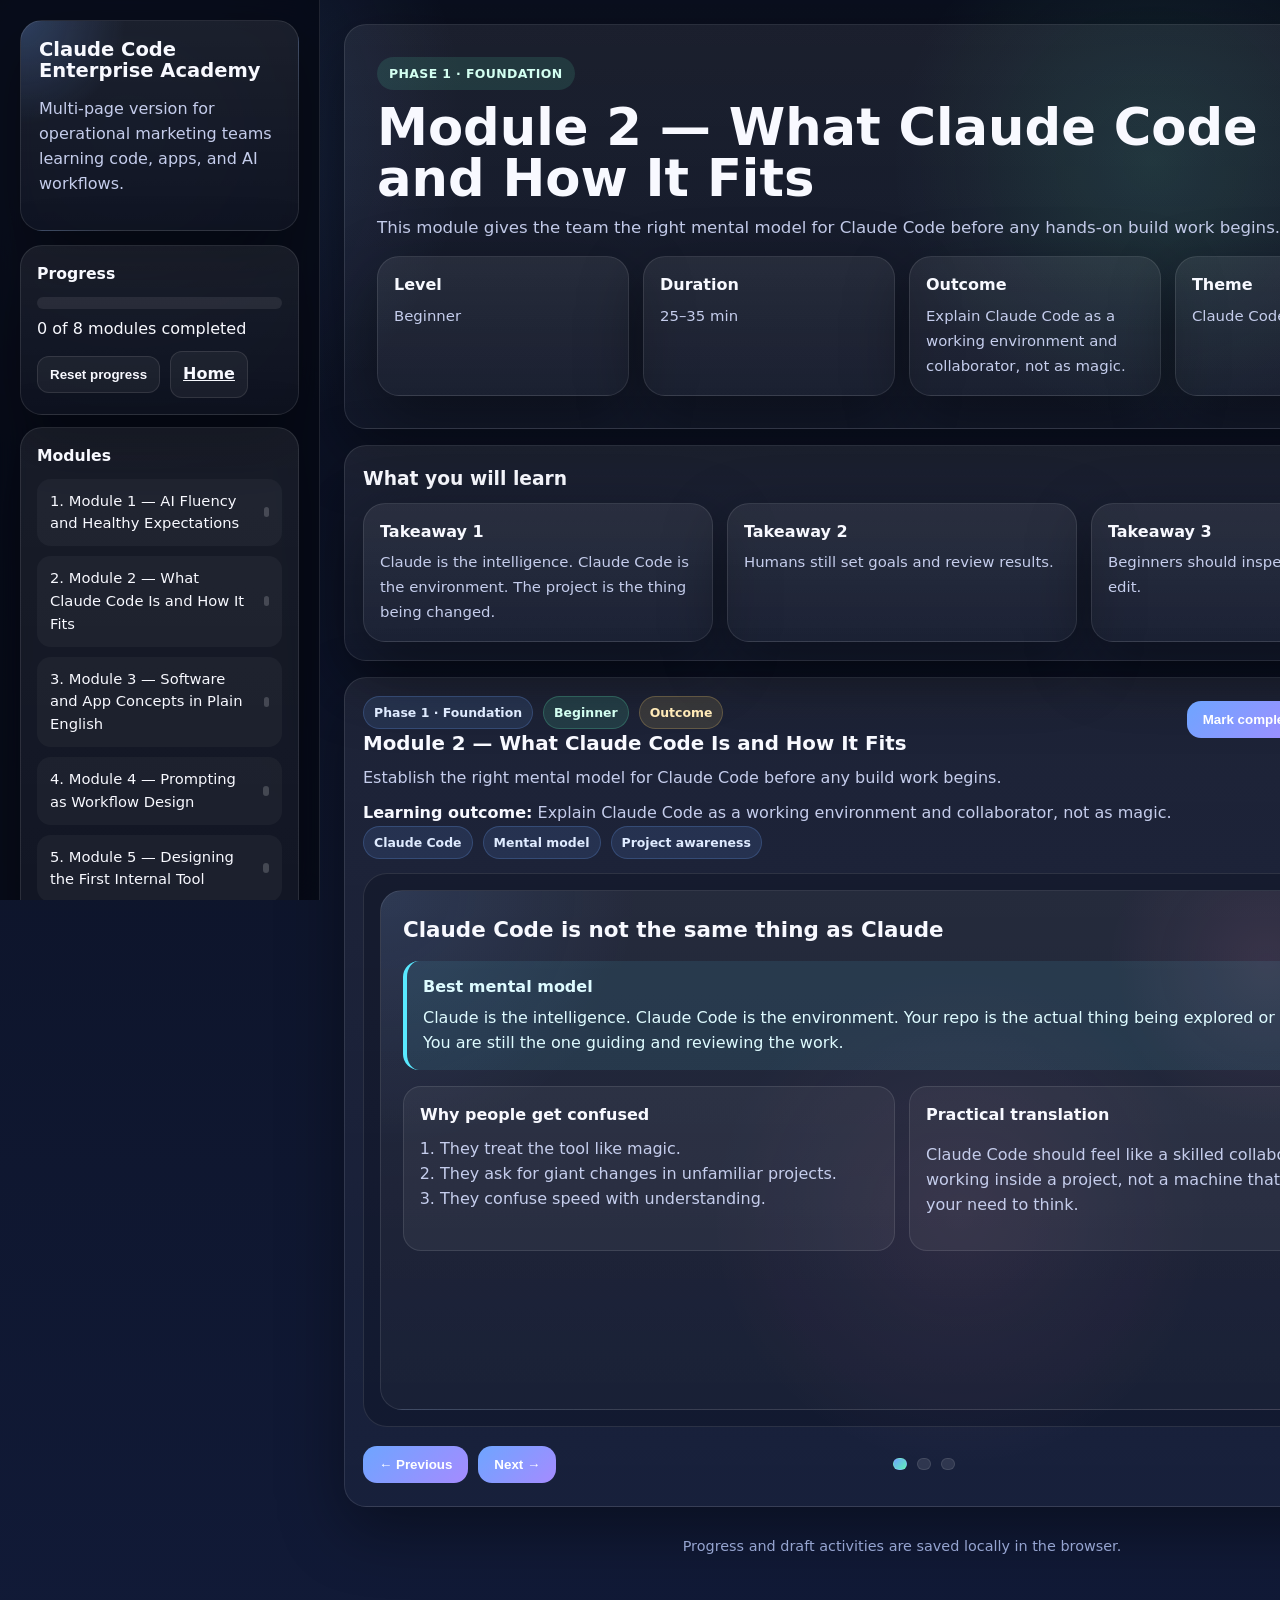
<file: modules/module-2-claude-code.html>
<!DOCTYPE html>
<html lang="en"><head><meta charset="UTF-8" /><meta name="viewport" content="width=device-width, initial-scale=1.0" />
<title>Module 2 — What Claude Code Is and How It Fits</title><link rel="stylesheet" href="../assets/styles.css" /></head>
<body><div class="layout"><aside class="sidebar">
<div class="brand"><h1>Claude Code Enterprise Academy</h1><p>Multi-page version for operational marketing teams learning code, apps, and AI workflows.</p></div>
<div class="side-card"><h3>Progress</h3><div class="progress-track"><div class="progress-fill" id="progressFill"></div></div><div id="progressText">0 of 8 modules completed</div><div class="actions" style="margin-top:10px"><button class="ghost-btn" id="resetProgress">Reset progress</button><a class="ghost-btn" href="../index.html">Home</a></div></div>
<div class="side-card"><h3>Modules</h3><div class="nav-list"><a class="nav-link" data-module-id="1" href="../modules/module-1-ai-fluency.html"><span>1. Module 1 — AI Fluency and Healthy Expectations</span><span class="status-dot"></span></a><a class="nav-link" data-module-id="2" href="../modules/module-2-claude-code.html"><span>2. Module 2 — What Claude Code Is and How It Fits</span><span class="status-dot"></span></a><a class="nav-link" data-module-id="3" href="../modules/module-3-software-basics.html"><span>3. Module 3 — Software and App Concepts in Plain English</span><span class="status-dot"></span></a><a class="nav-link" data-module-id="4" href="../modules/module-4-prompting.html"><span>4. Module 4 — Prompting as Workflow Design</span><span class="status-dot"></span></a><a class="nav-link" data-module-id="5" href="../modules/module-5-internal-tools.html"><span>5. Module 5 — Designing the First Internal Tool</span><span class="status-dot"></span></a><a class="nav-link" data-module-id="6" href="../modules/module-6-working-safely.html"><span>6. Module 6 — Working with Claude Code Safely Inside Projects</span><span class="status-dot"></span></a><a class="nav-link" data-module-id="7" href="../modules/module-7-apps-apis-agents.html"><span>7. Module 7 — Apps, APIs, Skills, and Beginner-Safe Agents</span><span class="status-dot"></span></a><a class="nav-link" data-module-id="8" href="../modules/module-8-prioritization-rollout.html"><span>8. Module 8 — Prioritization, Advanced Topics, and Team Rollout</span><span class="status-dot"></span></a></div></div>
</aside><main class="main">
    <section class="hero">
      <div class="eyebrow">Phase 1 · Foundation</div>
      <h2>Module 2 — What Claude Code Is and How It Fits</h2>
      <p>This module gives the team the right mental model for Claude Code before any hands-on build work begins.</p>
      <div class="hero-grid">
        <div class="card"><strong>Level</strong><span>Beginner</span></div>
        <div class="card"><strong>Duration</strong><span>25–35 min</span></div>
        <div class="card"><strong>Outcome</strong><span>Explain Claude Code as a working environment and collaborator, not as magic.</span></div>
        <div class="card"><strong>Theme</strong><span>Claude Code, Mental model</span></div>
      </div>
    </section>
    <section class="section"><h3>What you will learn</h3><div class="grid-3"><div class="card"><strong>Takeaway 1</strong><span>Claude is the intelligence. Claude Code is the environment. The project is the thing being changed.</span></div><div class="card"><strong>Takeaway 2</strong><span>Humans still set goals and review results.</span></div><div class="card"><strong>Takeaway 3</strong><span>Beginners should inspect before they edit.</span></div></div></section>
    <section class="module" id="module-2">
      <div class="module-header">
        <div>
          <div class="module-meta"><span class="tag">Phase 1 · Foundation</span><span class="tag level">Beginner</span><span class="tag outcome">Outcome</span></div>
          <h2>Module 2 — What Claude Code Is and How It Fits</h2>
          <p>Establish the right mental model for Claude Code before any build work begins.</p>
          <p class="subtle" style="margin-top:10px"><strong style="color:var(--text)">Learning outcome:</strong> Explain Claude Code as a working environment and collaborator, not as magic.</p>
          <div class="module-meta"><span class="tag">Claude Code</span><span class="tag">Mental model</span><span class="tag">Project awareness</span></div>
        </div>
        <div class="actions"><button class="btn" onclick="CourseApp.markComplete(2)">Mark complete</button><a class="ghost-btn" href="../resources.html">Resources</a></div>
      </div>
      <div class="slides-wrap"><div class="slides-track"><div class="slide"><div class="slide-shell"><div class="slide-header"><h3 class="slide-title">Claude Code is not the same thing as Claude</h3><div class="slide-counter active-counter">Slide 1 of 3</div></div><div class="highlight"><strong>Best mental model</strong>Claude is the intelligence. Claude Code is the environment. Your repo is the actual thing being explored or changed. You are still the one guiding and reviewing the work.</div><div class="grid-2"><div class="info-card"><h4>Why people get confused</h4><ol><li>They treat the tool like magic.</li><li>They ask for giant changes in unfamiliar projects.</li><li>They confuse speed with understanding.</li></ol></div><div class="info-card"><h4>Practical translation</h4><p>Claude Code should feel like a skilled collaborator working inside a project, not a machine that removes your need to think.</p></div></div></div></div><div class="slide"><div class="slide-shell"><div class="slide-header"><h3 class="slide-title">First-use workflow</h3><div class="slide-counter active-counter">Slide 2 of 3</div></div><div class="highlight"><strong>Recommended beginner sequence</strong>Read before editing. Ask for structure before asking for changes.</div><div class="grid-2"><div class="info-card"><h4>Suggested steps</h4><ol><li>Open the project.</li><li>Ask Claude Code to explain the structure.</li><li>Ask which files matter most.</li><li>Ask where the key workflow lives.</li><li>Only then request one small safe change.</li></ol></div><div class="info-card"><h4>Reflection</h4><p>How would this reduce risk in your own internal tooling workflows?</p></div></div></div></div><div class="slide"><div class="slide-shell"><div class="slide-header"><h3 class="slide-title">Knowledge check</h3><div class="slide-counter active-counter">Slide 3 of 3</div></div><div class="info-card quiz" id="quiz-2-2"><div class="highlight"><strong>Knowledge check</strong>Use this to verify comprehension before moving on.</div><h4 style="margin-top:0">Which statement is healthiest?</h4><button class="quiz-option" onclick="CourseApp.quiz(2, 2, 0, 1, "Yes. Powerful and helpful, but still something you should guide and review.")">Claude Code automatically knows the right solution to every project.</button><button class="quiz-option" onclick="CourseApp.quiz(2, 2, 1, 1, "Yes. Powerful and helpful, but still something you should guide and review.")">Claude Code is a powerful environment and collaborator, but humans still guide and review the work.</button><button class="quiz-option" onclick="CourseApp.quiz(2, 2, 2, 1, "Yes. Powerful and helpful, but still something you should guide and review.")">Claude Code removes the need to understand software concepts.</button><div class="quiz-feedback"></div></div></div></div></div></div>
      <div class="slide-controls"><div class="actions"><button class="slide-btn" onclick="CourseApp.prevSlide(2, 3)">← Previous</button><button class="slide-btn" onclick="CourseApp.nextSlide(2, 3)">Next →</button></div><div class="slide-dots"><button class="dot active" onclick="CourseApp.setSlide(2, 0, 3)"></button><button class="dot " onclick="CourseApp.setSlide(2, 1, 3)"></button><button class="dot " onclick="CourseApp.setSlide(2, 2, 3)"></button></div><div class="actions"><a class="ghost-btn" href="../index.html">Back to home</a></div></div>
    </section>
    <script>document.addEventListener('DOMContentLoaded',()=>CourseApp.setSlide(2, CourseApp.currentSlide(2), 3));</script>
    <p class="footer">Progress and draft activities are saved locally in the browser.</p></main></div>
<script>window.COURSE_MODULES=[{"id": 1, "title": "Module 1 \u2014 AI Fluency and Healthy Expectations"}, {"id": 2, "title": "Module 2 \u2014 What Claude Code Is and How It Fits"}, {"id": 3, "title": "Module 3 \u2014 Software and App Concepts in Plain English"}, {"id": 4, "title": "Module 4 \u2014 Prompting as Workflow Design"}, {"id": 5, "title": "Module 5 \u2014 Designing the First Internal Tool"}, {"id": 6, "title": "Module 6 \u2014 Working with Claude Code Safely Inside Projects"}, {"id": 7, "title": "Module 7 \u2014 Apps, APIs, Skills, and Beginner-Safe Agents"}, {"id": 8, "title": "Module 8 \u2014 Prioritization, Advanced Topics, and Team Rollout"}];</script><script src="../assets/app.js"></script></body></html>
</file>
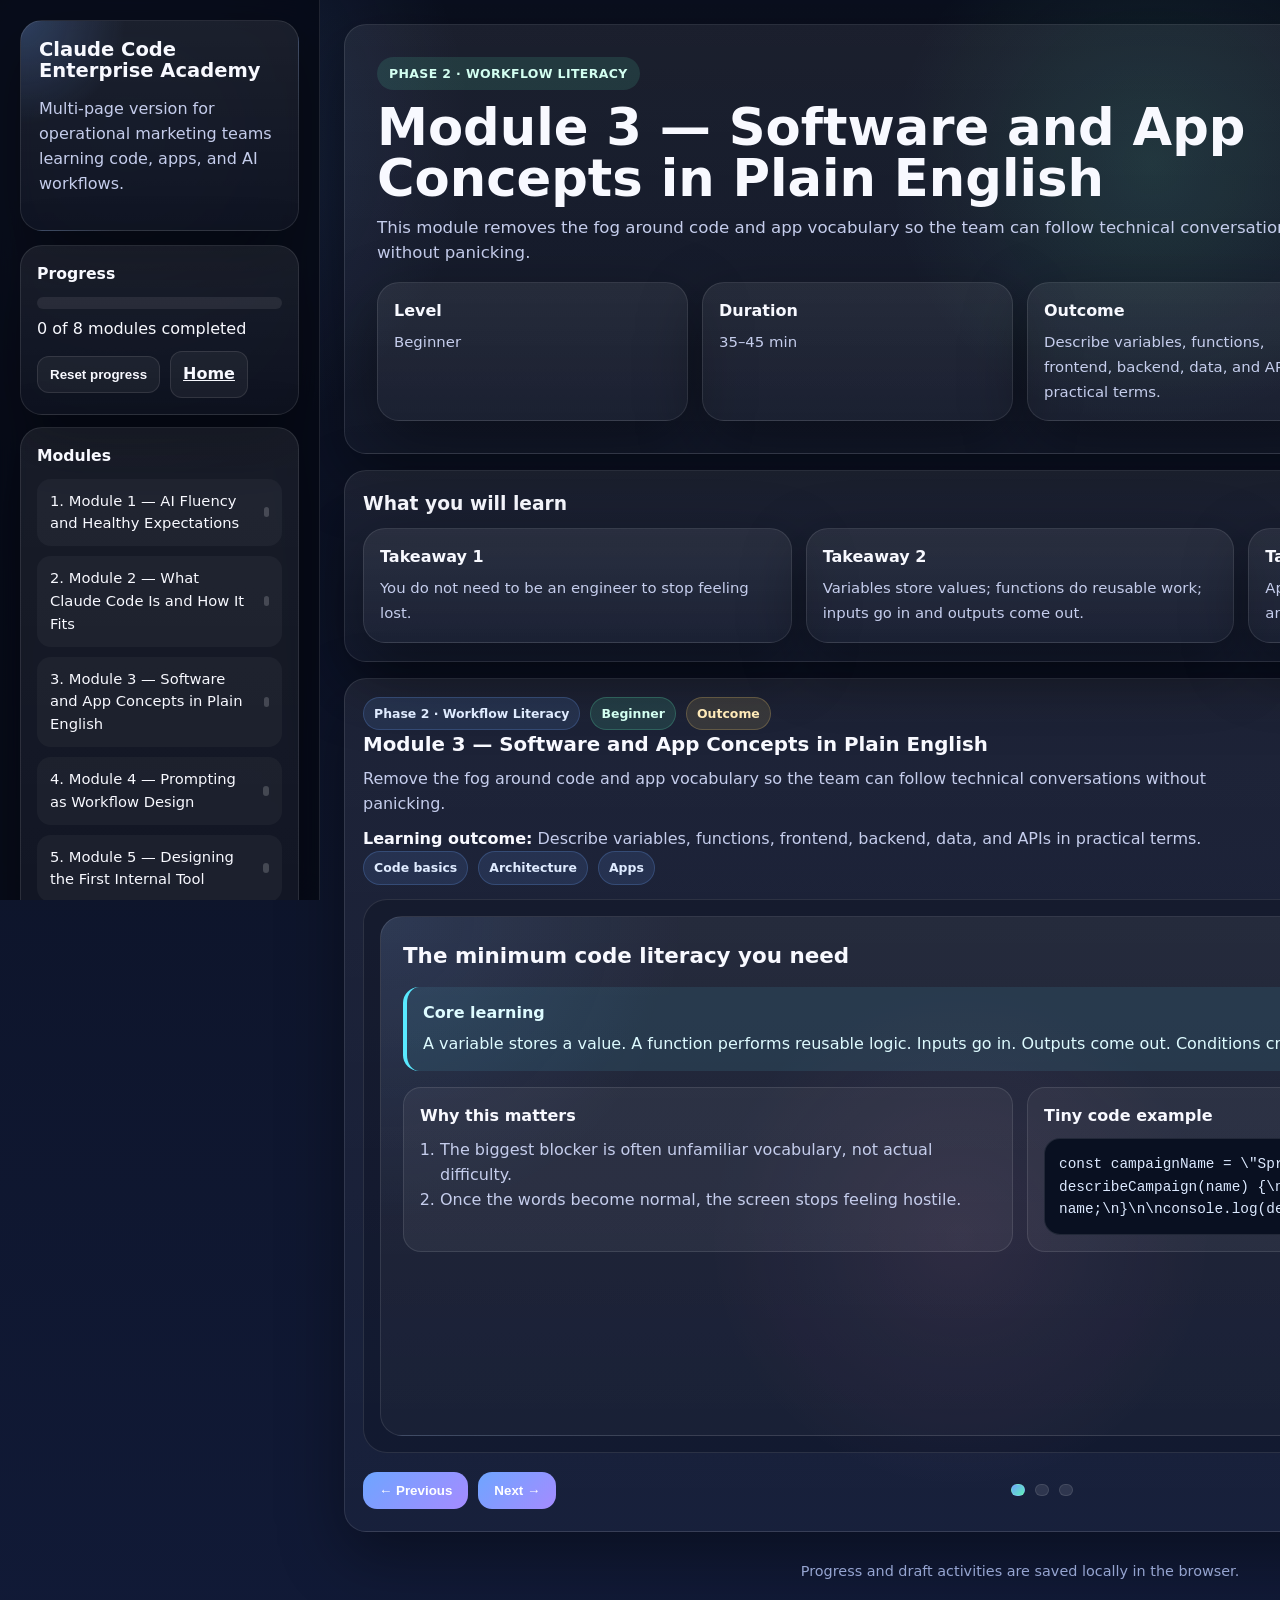
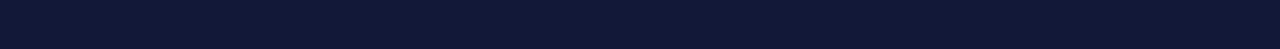
<file: modules/module-3-software-basics.html>
<!DOCTYPE html>
<html lang="en"><head><meta charset="UTF-8" /><meta name="viewport" content="width=device-width, initial-scale=1.0" />
<title>Module 3 — Software and App Concepts in Plain English</title><link rel="stylesheet" href="../assets/styles.css" /></head>
<body><div class="layout"><aside class="sidebar">
<div class="brand"><h1>Claude Code Enterprise Academy</h1><p>Multi-page version for operational marketing teams learning code, apps, and AI workflows.</p></div>
<div class="side-card"><h3>Progress</h3><div class="progress-track"><div class="progress-fill" id="progressFill"></div></div><div id="progressText">0 of 8 modules completed</div><div class="actions" style="margin-top:10px"><button class="ghost-btn" id="resetProgress">Reset progress</button><a class="ghost-btn" href="../index.html">Home</a></div></div>
<div class="side-card"><h3>Modules</h3><div class="nav-list"><a class="nav-link" data-module-id="1" href="../modules/module-1-ai-fluency.html"><span>1. Module 1 — AI Fluency and Healthy Expectations</span><span class="status-dot"></span></a><a class="nav-link" data-module-id="2" href="../modules/module-2-claude-code.html"><span>2. Module 2 — What Claude Code Is and How It Fits</span><span class="status-dot"></span></a><a class="nav-link" data-module-id="3" href="../modules/module-3-software-basics.html"><span>3. Module 3 — Software and App Concepts in Plain English</span><span class="status-dot"></span></a><a class="nav-link" data-module-id="4" href="../modules/module-4-prompting.html"><span>4. Module 4 — Prompting as Workflow Design</span><span class="status-dot"></span></a><a class="nav-link" data-module-id="5" href="../modules/module-5-internal-tools.html"><span>5. Module 5 — Designing the First Internal Tool</span><span class="status-dot"></span></a><a class="nav-link" data-module-id="6" href="../modules/module-6-working-safely.html"><span>6. Module 6 — Working with Claude Code Safely Inside Projects</span><span class="status-dot"></span></a><a class="nav-link" data-module-id="7" href="../modules/module-7-apps-apis-agents.html"><span>7. Module 7 — Apps, APIs, Skills, and Beginner-Safe Agents</span><span class="status-dot"></span></a><a class="nav-link" data-module-id="8" href="../modules/module-8-prioritization-rollout.html"><span>8. Module 8 — Prioritization, Advanced Topics, and Team Rollout</span><span class="status-dot"></span></a></div></div>
</aside><main class="main">
    <section class="hero">
      <div class="eyebrow">Phase 2 · Workflow Literacy</div>
      <h2>Module 3 — Software and App Concepts in Plain English</h2>
      <p>This module removes the fog around code and app vocabulary so the team can follow technical conversations without panicking.</p>
      <div class="hero-grid">
        <div class="card"><strong>Level</strong><span>Beginner</span></div>
        <div class="card"><strong>Duration</strong><span>35–45 min</span></div>
        <div class="card"><strong>Outcome</strong><span>Describe variables, functions, frontend, backend, data, and APIs in practical terms.</span></div>
        <div class="card"><strong>Theme</strong><span>Code basics, Architecture</span></div>
      </div>
    </section>
    <section class="section"><h3>What you will learn</h3><div class="grid-3"><div class="card"><strong>Takeaway 1</strong><span>You do not need to be an engineer to stop feeling lost.</span></div><div class="card"><strong>Takeaway 2</strong><span>Variables store values; functions do reusable work; inputs go in and outputs come out.</span></div><div class="card"><strong>Takeaway 3</strong><span>Apps are systems of parts: interface, logic, data, and communication.</span></div></div></section>
    <section class="module" id="module-3">
      <div class="module-header">
        <div>
          <div class="module-meta"><span class="tag">Phase 2 · Workflow Literacy</span><span class="tag level">Beginner</span><span class="tag outcome">Outcome</span></div>
          <h2>Module 3 — Software and App Concepts in Plain English</h2>
          <p>Remove the fog around code and app vocabulary so the team can follow technical conversations without panicking.</p>
          <p class="subtle" style="margin-top:10px"><strong style="color:var(--text)">Learning outcome:</strong> Describe variables, functions, frontend, backend, data, and APIs in practical terms.</p>
          <div class="module-meta"><span class="tag">Code basics</span><span class="tag">Architecture</span><span class="tag">Apps</span></div>
        </div>
        <div class="actions"><button class="btn" onclick="CourseApp.markComplete(3)">Mark complete</button><a class="ghost-btn" href="../resources.html">Resources</a></div>
      </div>
      <div class="slides-wrap"><div class="slides-track"><div class="slide"><div class="slide-shell"><div class="slide-header"><h3 class="slide-title">The minimum code literacy you need</h3><div class="slide-counter active-counter">Slide 1 of 3</div></div><div class="highlight"><strong>Core learning</strong>A variable stores a value. A function performs reusable logic. Inputs go in. Outputs come out. Conditions create decisions. Loops repeat work.</div><div class="grid-2"><div class="info-card"><h4>Why this matters</h4><ol><li>The biggest blocker is often unfamiliar vocabulary, not actual difficulty.</li><li>Once the words become normal, the screen stops feeling hostile.</li></ol></div><div class="info-card"><h4>Tiny code example</h4><div class="code-block">const campaignName = \"Spring Launch\";\n\nfunction describeCampaign(name) {\n  return \"Campaign: \" + name;\n}\n\nconsole.log(describeCampaign(campaignName));</div></div></div></div></div><div class="slide"><div class="slide-shell"><div class="slide-header"><h3 class="slide-title">An app is a system of parts</h3><div class="slide-counter active-counter">Slide 2 of 3</div></div><div class="highlight"><strong>Architecture in plain English</strong>Frontend is what users see. Backend is the logic behind the scenes. Data is what gets stored. APIs are how systems talk to each other.</div><div class="grid-2"><div class="info-card"><h4>Marketing translation</h4><ol><li>A content tool needs an interface.</li><li>Something behind it processes the request.</li><li>Data may be saved for history or review.</li><li>An API may send the content to Claude.</li></ol></div><div class="info-card"><h4>Practical payoff</h4><p>Once your team can describe workflows this way, it becomes much easier to scope internal tools and talk to engineers clearly.</p></div></div></div></div><div class="slide"><div class="slide-shell"><div class="slide-header"><h3 class="slide-title">Knowledge check</h3><div class="slide-counter active-counter">Slide 3 of 3</div></div><div class="info-card quiz" id="quiz-3-2"><div class="highlight"><strong>Knowledge check</strong>Use this to verify comprehension before moving on.</div><h4 style="margin-top:0">What is the backend?</h4><button class="quiz-option" onclick="CourseApp.quiz(3, 2, 0, 1, "Exactly. Backend means the logic behind the interface.")">The visible interface users click on.</button><button class="quiz-option" onclick="CourseApp.quiz(3, 2, 1, 1, "Exactly. Backend means the logic behind the interface.")">The behind-the-scenes logic and processing layer.</button><button class="quiz-option" onclick="CourseApp.quiz(3, 2, 2, 1, "Exactly. Backend means the logic behind the interface.")">A design system file.</button><div class="quiz-feedback"></div></div></div></div></div></div>
      <div class="slide-controls"><div class="actions"><button class="slide-btn" onclick="CourseApp.prevSlide(3, 3)">← Previous</button><button class="slide-btn" onclick="CourseApp.nextSlide(3, 3)">Next →</button></div><div class="slide-dots"><button class="dot active" onclick="CourseApp.setSlide(3, 0, 3)"></button><button class="dot " onclick="CourseApp.setSlide(3, 1, 3)"></button><button class="dot " onclick="CourseApp.setSlide(3, 2, 3)"></button></div><div class="actions"><a class="ghost-btn" href="../index.html">Back to home</a></div></div>
    </section>
    <script>document.addEventListener('DOMContentLoaded',()=>CourseApp.setSlide(3, CourseApp.currentSlide(3), 3));</script>
    <p class="footer">Progress and draft activities are saved locally in the browser.</p></main></div>
<script>window.COURSE_MODULES=[{"id": 1, "title": "Module 1 \u2014 AI Fluency and Healthy Expectations"}, {"id": 2, "title": "Module 2 \u2014 What Claude Code Is and How It Fits"}, {"id": 3, "title": "Module 3 \u2014 Software and App Concepts in Plain English"}, {"id": 4, "title": "Module 4 \u2014 Prompting as Workflow Design"}, {"id": 5, "title": "Module 5 \u2014 Designing the First Internal Tool"}, {"id": 6, "title": "Module 6 \u2014 Working with Claude Code Safely Inside Projects"}, {"id": 7, "title": "Module 7 \u2014 Apps, APIs, Skills, and Beginner-Safe Agents"}, {"id": 8, "title": "Module 8 \u2014 Prioritization, Advanced Topics, and Team Rollout"}];</script><script src="../assets/app.js"></script></body></html>
</file>
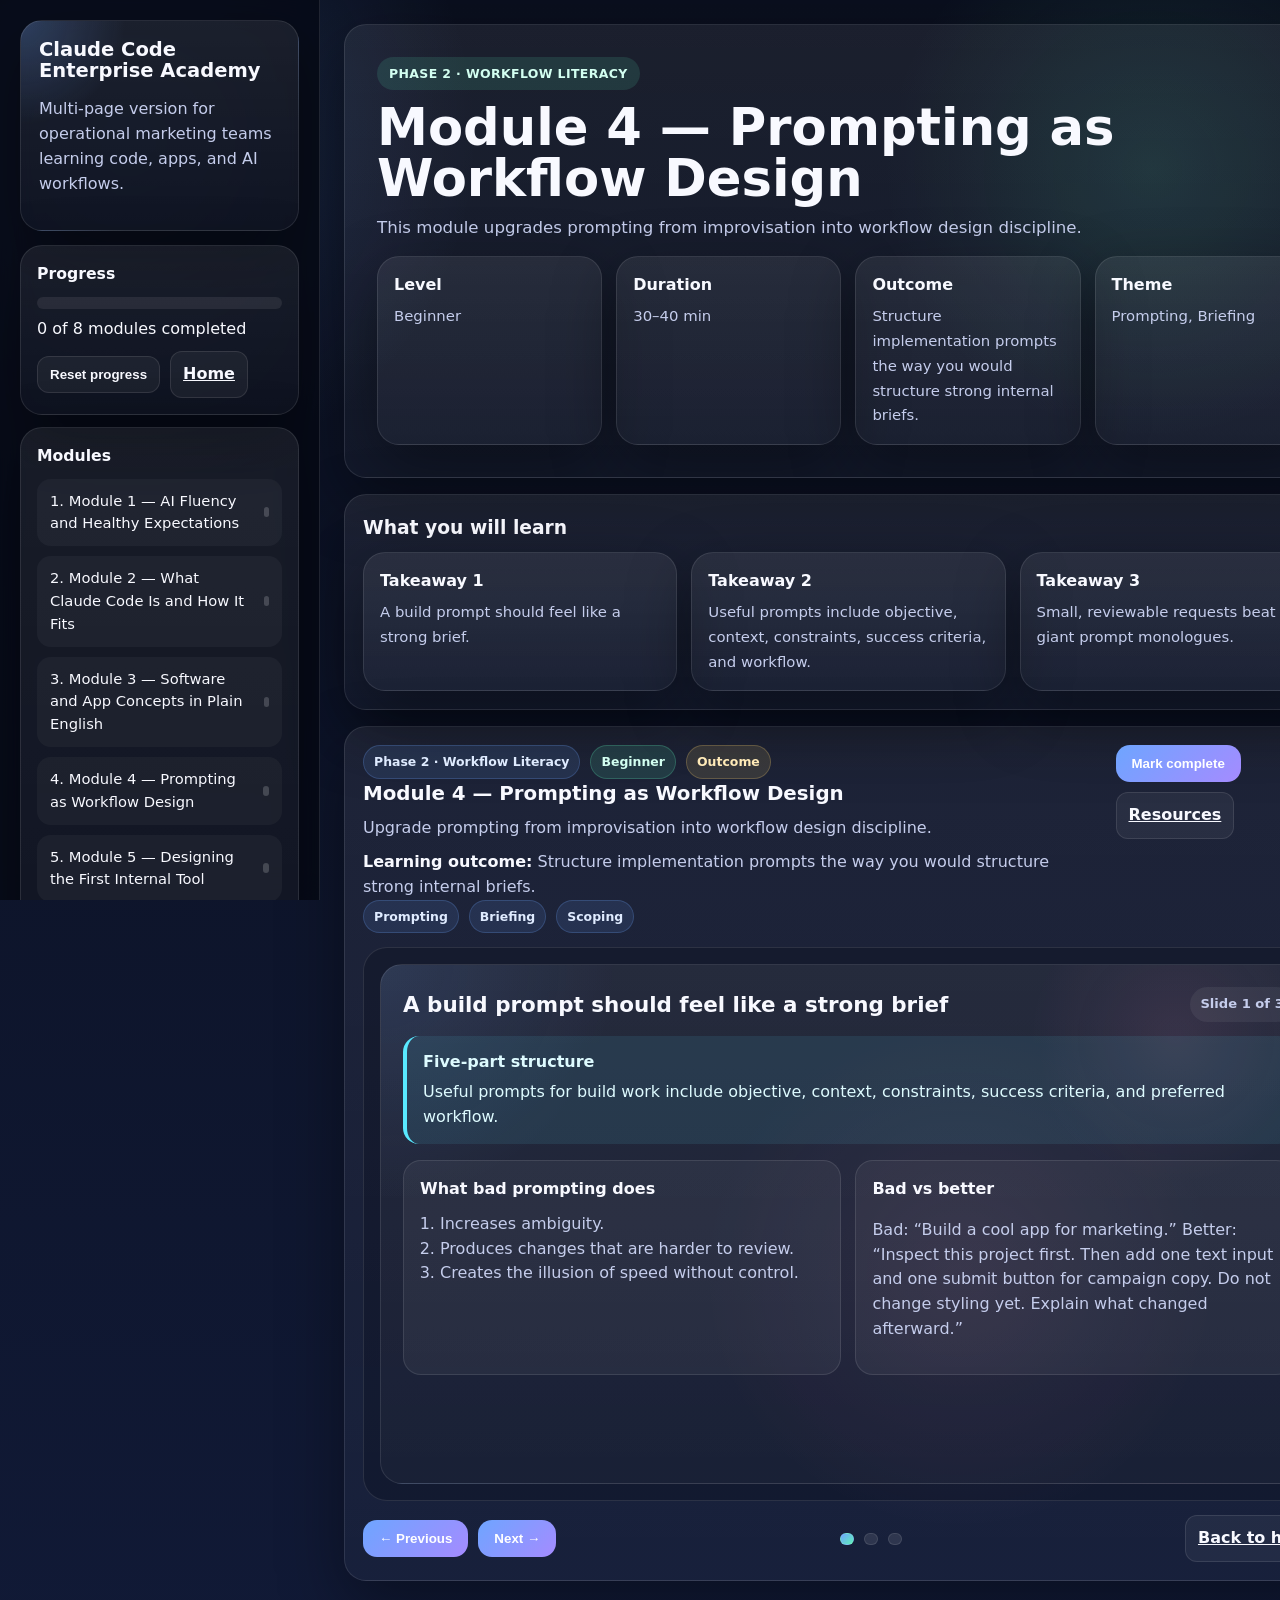
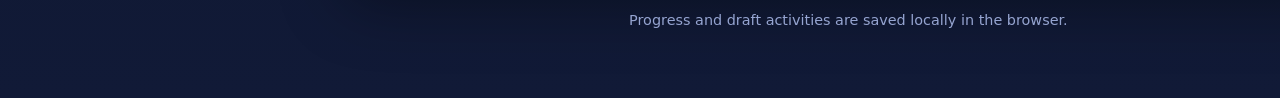
<file: modules/module-4-prompting.html>
<!DOCTYPE html>
<html lang="en"><head><meta charset="UTF-8" /><meta name="viewport" content="width=device-width, initial-scale=1.0" />
<title>Module 4 — Prompting as Workflow Design</title><link rel="stylesheet" href="../assets/styles.css" /></head>
<body><div class="layout"><aside class="sidebar">
<div class="brand"><h1>Claude Code Enterprise Academy</h1><p>Multi-page version for operational marketing teams learning code, apps, and AI workflows.</p></div>
<div class="side-card"><h3>Progress</h3><div class="progress-track"><div class="progress-fill" id="progressFill"></div></div><div id="progressText">0 of 8 modules completed</div><div class="actions" style="margin-top:10px"><button class="ghost-btn" id="resetProgress">Reset progress</button><a class="ghost-btn" href="../index.html">Home</a></div></div>
<div class="side-card"><h3>Modules</h3><div class="nav-list"><a class="nav-link" data-module-id="1" href="../modules/module-1-ai-fluency.html"><span>1. Module 1 — AI Fluency and Healthy Expectations</span><span class="status-dot"></span></a><a class="nav-link" data-module-id="2" href="../modules/module-2-claude-code.html"><span>2. Module 2 — What Claude Code Is and How It Fits</span><span class="status-dot"></span></a><a class="nav-link" data-module-id="3" href="../modules/module-3-software-basics.html"><span>3. Module 3 — Software and App Concepts in Plain English</span><span class="status-dot"></span></a><a class="nav-link" data-module-id="4" href="../modules/module-4-prompting.html"><span>4. Module 4 — Prompting as Workflow Design</span><span class="status-dot"></span></a><a class="nav-link" data-module-id="5" href="../modules/module-5-internal-tools.html"><span>5. Module 5 — Designing the First Internal Tool</span><span class="status-dot"></span></a><a class="nav-link" data-module-id="6" href="../modules/module-6-working-safely.html"><span>6. Module 6 — Working with Claude Code Safely Inside Projects</span><span class="status-dot"></span></a><a class="nav-link" data-module-id="7" href="../modules/module-7-apps-apis-agents.html"><span>7. Module 7 — Apps, APIs, Skills, and Beginner-Safe Agents</span><span class="status-dot"></span></a><a class="nav-link" data-module-id="8" href="../modules/module-8-prioritization-rollout.html"><span>8. Module 8 — Prioritization, Advanced Topics, and Team Rollout</span><span class="status-dot"></span></a></div></div>
</aside><main class="main">
    <section class="hero">
      <div class="eyebrow">Phase 2 · Workflow Literacy</div>
      <h2>Module 4 — Prompting as Workflow Design</h2>
      <p>This module upgrades prompting from improvisation into workflow design discipline.</p>
      <div class="hero-grid">
        <div class="card"><strong>Level</strong><span>Beginner</span></div>
        <div class="card"><strong>Duration</strong><span>30–40 min</span></div>
        <div class="card"><strong>Outcome</strong><span>Structure implementation prompts the way you would structure strong internal briefs.</span></div>
        <div class="card"><strong>Theme</strong><span>Prompting, Briefing</span></div>
      </div>
    </section>
    <section class="section"><h3>What you will learn</h3><div class="grid-3"><div class="card"><strong>Takeaway 1</strong><span>A build prompt should feel like a strong brief.</span></div><div class="card"><strong>Takeaway 2</strong><span>Useful prompts include objective, context, constraints, success criteria, and workflow.</span></div><div class="card"><strong>Takeaway 3</strong><span>Small, reviewable requests beat giant prompt monologues.</span></div></div></section>
    <section class="module" id="module-4">
      <div class="module-header">
        <div>
          <div class="module-meta"><span class="tag">Phase 2 · Workflow Literacy</span><span class="tag level">Beginner</span><span class="tag outcome">Outcome</span></div>
          <h2>Module 4 — Prompting as Workflow Design</h2>
          <p>Upgrade prompting from improvisation into workflow design discipline.</p>
          <p class="subtle" style="margin-top:10px"><strong style="color:var(--text)">Learning outcome:</strong> Structure implementation prompts the way you would structure strong internal briefs.</p>
          <div class="module-meta"><span class="tag">Prompting</span><span class="tag">Briefing</span><span class="tag">Scoping</span></div>
        </div>
        <div class="actions"><button class="btn" onclick="CourseApp.markComplete(4)">Mark complete</button><a class="ghost-btn" href="../resources.html">Resources</a></div>
      </div>
      <div class="slides-wrap"><div class="slides-track"><div class="slide"><div class="slide-shell"><div class="slide-header"><h3 class="slide-title">A build prompt should feel like a strong brief</h3><div class="slide-counter active-counter">Slide 1 of 3</div></div><div class="highlight"><strong>Five-part structure</strong>Useful prompts for build work include objective, context, constraints, success criteria, and preferred workflow.</div><div class="grid-2"><div class="info-card"><h4>What bad prompting does</h4><ol><li>Increases ambiguity.</li><li>Produces changes that are harder to review.</li><li>Creates the illusion of speed without control.</li></ol></div><div class="info-card"><h4>Bad vs better</h4><p>Bad: “Build a cool app for marketing.” Better: “Inspect this project first. Then add one text input and one submit button for campaign copy. Do not change styling yet. Explain what changed afterward.”</p></div></div></div></div><div class="slide"><div class="slide-shell"><div class="slide-header"><h3 class="slide-title">Prompt builder activity</h3><div class="slide-counter active-counter">Slide 2 of 3</div></div><div class="builder"><div class="highlight"><strong>Practice task</strong>Write a prompt for a tiny safe edit to an internal tool. Include the goal, context, constraints, success criteria, and the workflow you want Claude Code to follow.</div><textarea id="builder-input-4-1" placeholder="Please inspect this project first. Then identify where the campaign QA logic lives. Add one validation rule for missing placeholders without changing layout or styling. Explain exactly what changed and what I should review..."></textarea><div class="actions" style="margin-top:10px"><button class="btn" onclick="CourseApp.saveBuilder("m4s1", "builder-input-4-1", "builder-output-4-1")">Save draft</button></div><div class="builder-output" id="builder-output-4-1">Start writing above. Your draft will remain saved in this browser.</div></div></div></div><div class="slide"><div class="slide-shell"><div class="slide-header"><h3 class="slide-title">Knowledge check</h3><div class="slide-counter active-counter">Slide 3 of 3</div></div><div class="info-card quiz" id="quiz-4-2"><div class="highlight"><strong>Knowledge check</strong>Use this to verify comprehension before moving on.</div><h4 style="margin-top:0">What makes a build prompt better?</h4><button class="quiz-option" onclick="CourseApp.quiz(4, 2, 0, 1, "Correct. Structure is what makes implementation prompts actually useful.")">More ambition and fewer specifics.</button><button class="quiz-option" onclick="CourseApp.quiz(4, 2, 1, 1, "Correct. Structure is what makes implementation prompts actually useful.")">Clear objective, context, constraints, success criteria, and workflow.</button><button class="quiz-option" onclick="CourseApp.quiz(4, 2, 2, 1, "Correct. Structure is what makes implementation prompts actually useful.")">Leaving it vague so the AI can be more creative.</button><div class="quiz-feedback"></div></div></div></div></div></div>
      <div class="slide-controls"><div class="actions"><button class="slide-btn" onclick="CourseApp.prevSlide(4, 3)">← Previous</button><button class="slide-btn" onclick="CourseApp.nextSlide(4, 3)">Next →</button></div><div class="slide-dots"><button class="dot active" onclick="CourseApp.setSlide(4, 0, 3)"></button><button class="dot " onclick="CourseApp.setSlide(4, 1, 3)"></button><button class="dot " onclick="CourseApp.setSlide(4, 2, 3)"></button></div><div class="actions"><a class="ghost-btn" href="../index.html">Back to home</a></div></div>
    </section>
    <script>document.addEventListener('DOMContentLoaded',()=>CourseApp.setSlide(4, CourseApp.currentSlide(4), 3));</script>
    <p class="footer">Progress and draft activities are saved locally in the browser.</p></main></div>
<script>window.COURSE_MODULES=[{"id": 1, "title": "Module 1 \u2014 AI Fluency and Healthy Expectations"}, {"id": 2, "title": "Module 2 \u2014 What Claude Code Is and How It Fits"}, {"id": 3, "title": "Module 3 \u2014 Software and App Concepts in Plain English"}, {"id": 4, "title": "Module 4 \u2014 Prompting as Workflow Design"}, {"id": 5, "title": "Module 5 \u2014 Designing the First Internal Tool"}, {"id": 6, "title": "Module 6 \u2014 Working with Claude Code Safely Inside Projects"}, {"id": 7, "title": "Module 7 \u2014 Apps, APIs, Skills, and Beginner-Safe Agents"}, {"id": 8, "title": "Module 8 \u2014 Prioritization, Advanced Topics, and Team Rollout"}];</script><script src="../assets/app.js"></script></body></html>
</file>
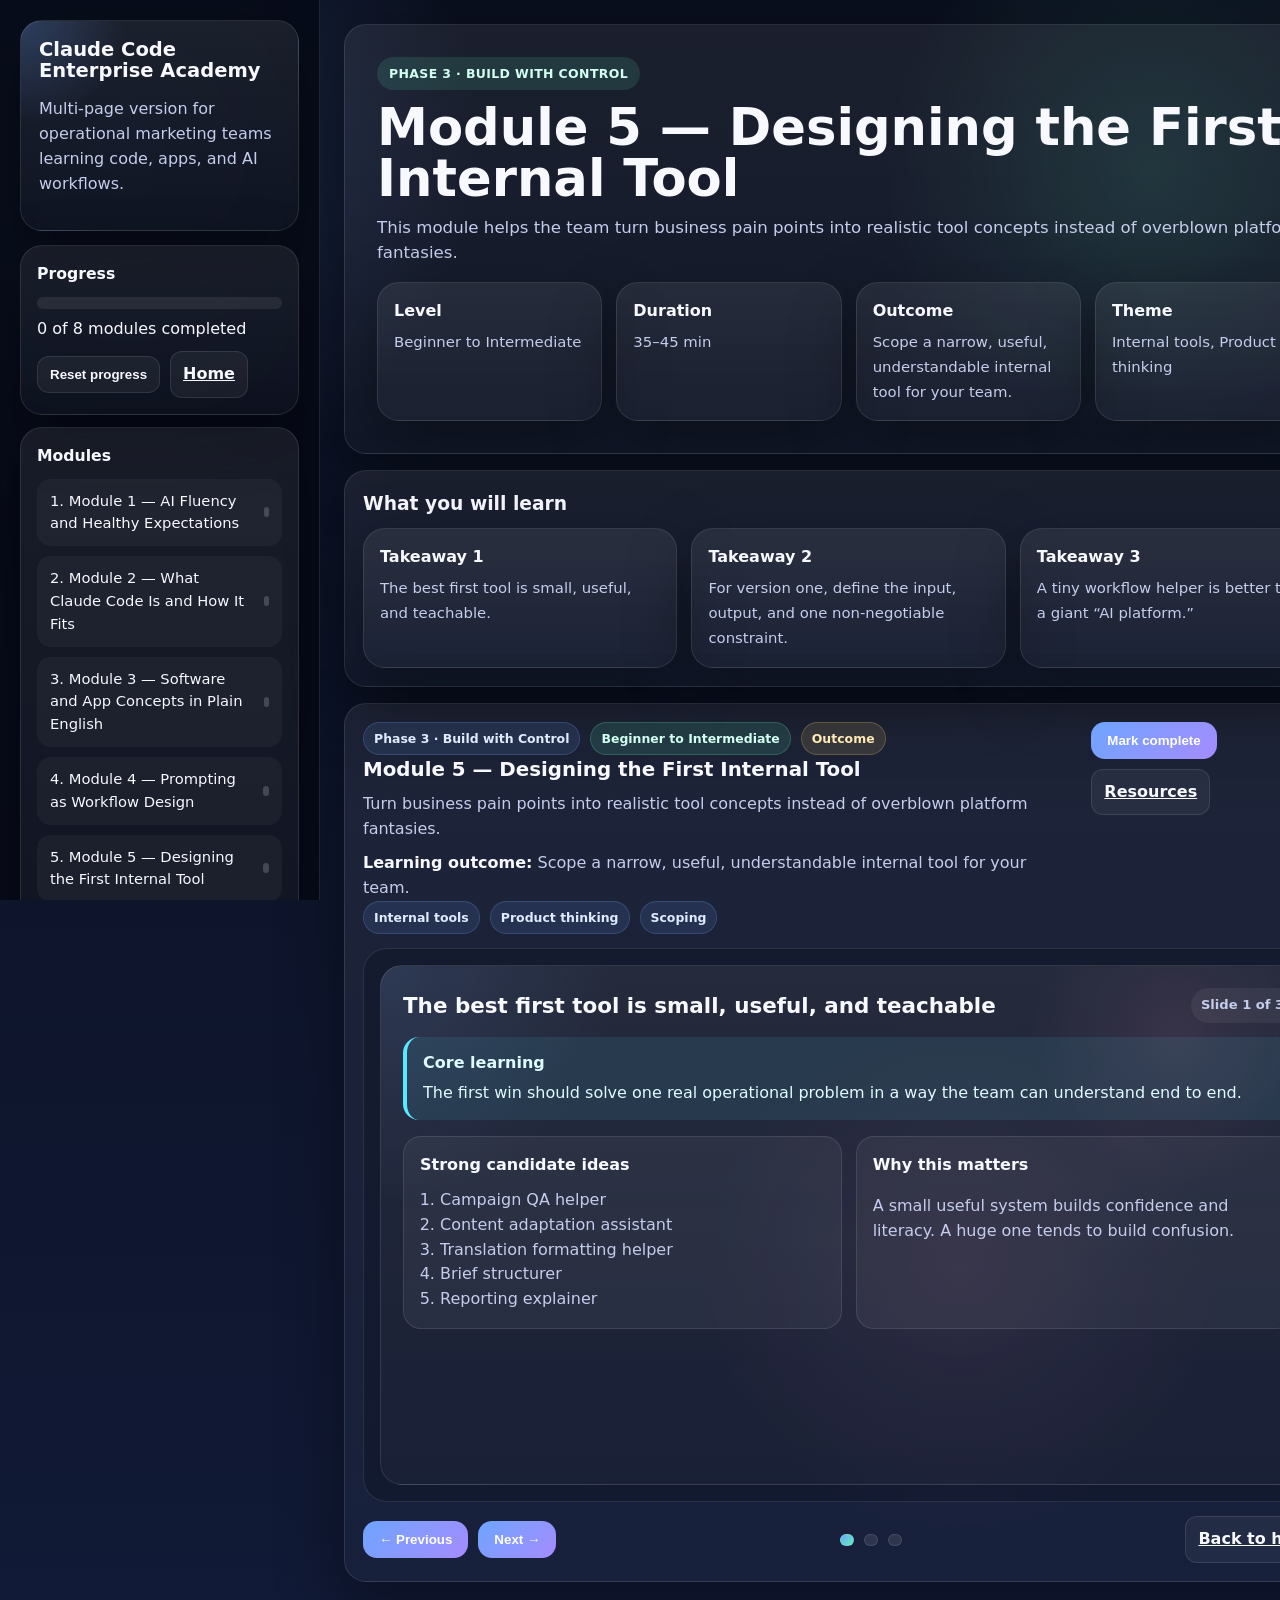
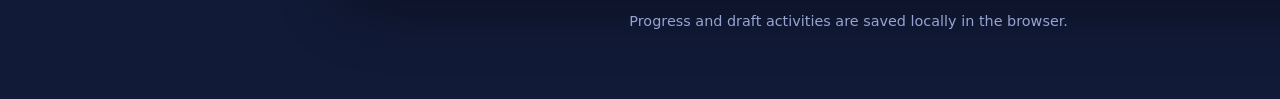
<file: modules/module-5-internal-tools.html>
<!DOCTYPE html>
<html lang="en"><head><meta charset="UTF-8" /><meta name="viewport" content="width=device-width, initial-scale=1.0" />
<title>Module 5 — Designing the First Internal Tool</title><link rel="stylesheet" href="../assets/styles.css" /></head>
<body><div class="layout"><aside class="sidebar">
<div class="brand"><h1>Claude Code Enterprise Academy</h1><p>Multi-page version for operational marketing teams learning code, apps, and AI workflows.</p></div>
<div class="side-card"><h3>Progress</h3><div class="progress-track"><div class="progress-fill" id="progressFill"></div></div><div id="progressText">0 of 8 modules completed</div><div class="actions" style="margin-top:10px"><button class="ghost-btn" id="resetProgress">Reset progress</button><a class="ghost-btn" href="../index.html">Home</a></div></div>
<div class="side-card"><h3>Modules</h3><div class="nav-list"><a class="nav-link" data-module-id="1" href="../modules/module-1-ai-fluency.html"><span>1. Module 1 — AI Fluency and Healthy Expectations</span><span class="status-dot"></span></a><a class="nav-link" data-module-id="2" href="../modules/module-2-claude-code.html"><span>2. Module 2 — What Claude Code Is and How It Fits</span><span class="status-dot"></span></a><a class="nav-link" data-module-id="3" href="../modules/module-3-software-basics.html"><span>3. Module 3 — Software and App Concepts in Plain English</span><span class="status-dot"></span></a><a class="nav-link" data-module-id="4" href="../modules/module-4-prompting.html"><span>4. Module 4 — Prompting as Workflow Design</span><span class="status-dot"></span></a><a class="nav-link" data-module-id="5" href="../modules/module-5-internal-tools.html"><span>5. Module 5 — Designing the First Internal Tool</span><span class="status-dot"></span></a><a class="nav-link" data-module-id="6" href="../modules/module-6-working-safely.html"><span>6. Module 6 — Working with Claude Code Safely Inside Projects</span><span class="status-dot"></span></a><a class="nav-link" data-module-id="7" href="../modules/module-7-apps-apis-agents.html"><span>7. Module 7 — Apps, APIs, Skills, and Beginner-Safe Agents</span><span class="status-dot"></span></a><a class="nav-link" data-module-id="8" href="../modules/module-8-prioritization-rollout.html"><span>8. Module 8 — Prioritization, Advanced Topics, and Team Rollout</span><span class="status-dot"></span></a></div></div>
</aside><main class="main">
    <section class="hero">
      <div class="eyebrow">Phase 3 · Build with Control</div>
      <h2>Module 5 — Designing the First Internal Tool</h2>
      <p>This module helps the team turn business pain points into realistic tool concepts instead of overblown platform fantasies.</p>
      <div class="hero-grid">
        <div class="card"><strong>Level</strong><span>Beginner to Intermediate</span></div>
        <div class="card"><strong>Duration</strong><span>35–45 min</span></div>
        <div class="card"><strong>Outcome</strong><span>Scope a narrow, useful, understandable internal tool for your team.</span></div>
        <div class="card"><strong>Theme</strong><span>Internal tools, Product thinking</span></div>
      </div>
    </section>
    <section class="section"><h3>What you will learn</h3><div class="grid-3"><div class="card"><strong>Takeaway 1</strong><span>The best first tool is small, useful, and teachable.</span></div><div class="card"><strong>Takeaway 2</strong><span>For version one, define the input, output, and one non-negotiable constraint.</span></div><div class="card"><strong>Takeaway 3</strong><span>A tiny workflow helper is better than a giant “AI platform.”</span></div></div></section>
    <section class="module" id="module-5">
      <div class="module-header">
        <div>
          <div class="module-meta"><span class="tag">Phase 3 · Build with Control</span><span class="tag level">Beginner to Intermediate</span><span class="tag outcome">Outcome</span></div>
          <h2>Module 5 — Designing the First Internal Tool</h2>
          <p>Turn business pain points into realistic tool concepts instead of overblown platform fantasies.</p>
          <p class="subtle" style="margin-top:10px"><strong style="color:var(--text)">Learning outcome:</strong> Scope a narrow, useful, understandable internal tool for your team.</p>
          <div class="module-meta"><span class="tag">Internal tools</span><span class="tag">Product thinking</span><span class="tag">Scoping</span></div>
        </div>
        <div class="actions"><button class="btn" onclick="CourseApp.markComplete(5)">Mark complete</button><a class="ghost-btn" href="../resources.html">Resources</a></div>
      </div>
      <div class="slides-wrap"><div class="slides-track"><div class="slide"><div class="slide-shell"><div class="slide-header"><h3 class="slide-title">The best first tool is small, useful, and teachable</h3><div class="slide-counter active-counter">Slide 1 of 3</div></div><div class="highlight"><strong>Core learning</strong>The first win should solve one real operational problem in a way the team can understand end to end.</div><div class="grid-2"><div class="info-card"><h4>Strong candidate ideas</h4><ol><li>Campaign QA helper</li><li>Content adaptation assistant</li><li>Translation formatting helper</li><li>Brief structurer</li><li>Reporting explainer</li></ol></div><div class="info-card"><h4>Why this matters</h4><p>A small useful system builds confidence and literacy. A huge one tends to build confusion.</p></div></div></div></div><div class="slide"><div class="slide-shell"><div class="slide-header"><h3 class="slide-title">Mini product brief builder</h3><div class="slide-counter active-counter">Slide 2 of 3</div></div><div class="builder"><div class="highlight"><strong>Practice task</strong>Write a one-paragraph product brief for a small internal tool your team could realistically prototype in the next month.</div><textarea id="builder-input-5-1" placeholder="This tool helps campaign operations validate outgoing content before launch. Users paste email or landing page copy. The system checks placeholders, broken structure, and required components, then returns flagged issues for review..."></textarea><div class="actions" style="margin-top:10px"><button class="btn" onclick="CourseApp.saveBuilder("m5s1", "builder-input-5-1", "builder-output-5-1")">Save draft</button></div><div class="builder-output" id="builder-output-5-1">Start writing above. Your draft will remain saved in this browser.</div></div></div></div><div class="slide"><div class="slide-shell"><div class="slide-header"><h3 class="slide-title">Knowledge check</h3><div class="slide-counter active-counter">Slide 3 of 3</div></div><div class="info-card quiz" id="quiz-5-2"><div class="highlight"><strong>Knowledge check</strong>Use this to verify comprehension before moving on.</div><h4 style="margin-top:0">What is the healthiest first project?</h4><button class="quiz-option" onclick="CourseApp.quiz(5, 2, 0, 1, "Yes. Small, useful, and understandable wins early.")">A huge autonomous platform with many moving parts.</button><button class="quiz-option" onclick="CourseApp.quiz(5, 2, 1, 1, "Yes. Small, useful, and understandable wins early.")">A small useful tool the team can understand completely.</button><button class="quiz-option" onclick="CourseApp.quiz(5, 2, 2, 1, "Yes. Small, useful, and understandable wins early.")">A project so abstract that nobody can test it.</button><div class="quiz-feedback"></div></div></div></div></div></div>
      <div class="slide-controls"><div class="actions"><button class="slide-btn" onclick="CourseApp.prevSlide(5, 3)">← Previous</button><button class="slide-btn" onclick="CourseApp.nextSlide(5, 3)">Next →</button></div><div class="slide-dots"><button class="dot active" onclick="CourseApp.setSlide(5, 0, 3)"></button><button class="dot " onclick="CourseApp.setSlide(5, 1, 3)"></button><button class="dot " onclick="CourseApp.setSlide(5, 2, 3)"></button></div><div class="actions"><a class="ghost-btn" href="../index.html">Back to home</a></div></div>
    </section>
    <script>document.addEventListener('DOMContentLoaded',()=>CourseApp.setSlide(5, CourseApp.currentSlide(5), 3));</script>
    <p class="footer">Progress and draft activities are saved locally in the browser.</p></main></div>
<script>window.COURSE_MODULES=[{"id": 1, "title": "Module 1 \u2014 AI Fluency and Healthy Expectations"}, {"id": 2, "title": "Module 2 \u2014 What Claude Code Is and How It Fits"}, {"id": 3, "title": "Module 3 \u2014 Software and App Concepts in Plain English"}, {"id": 4, "title": "Module 4 \u2014 Prompting as Workflow Design"}, {"id": 5, "title": "Module 5 \u2014 Designing the First Internal Tool"}, {"id": 6, "title": "Module 6 \u2014 Working with Claude Code Safely Inside Projects"}, {"id": 7, "title": "Module 7 \u2014 Apps, APIs, Skills, and Beginner-Safe Agents"}, {"id": 8, "title": "Module 8 \u2014 Prioritization, Advanced Topics, and Team Rollout"}];</script><script src="../assets/app.js"></script></body></html>
</file>
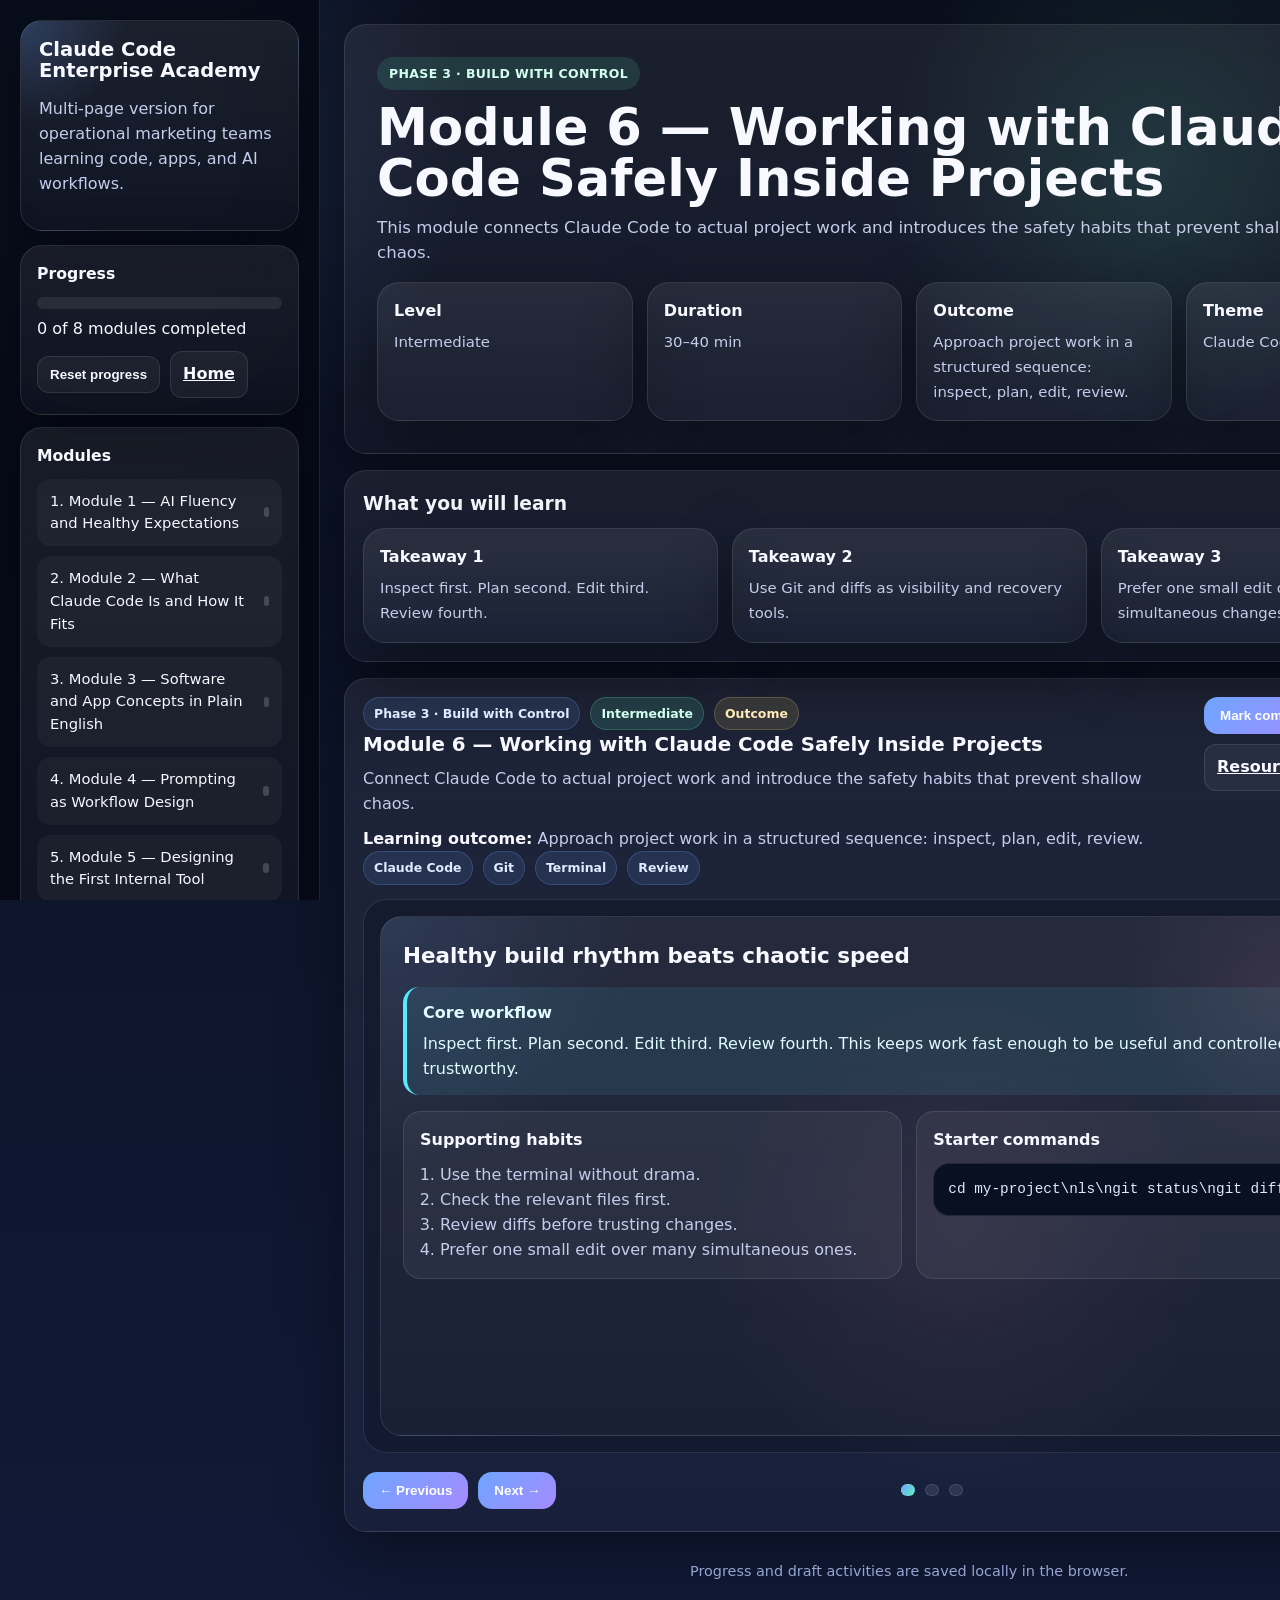
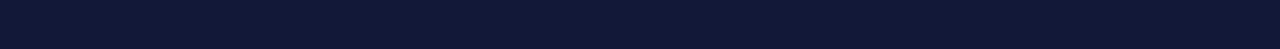
<file: modules/module-6-working-safely.html>
<!DOCTYPE html>
<html lang="en"><head><meta charset="UTF-8" /><meta name="viewport" content="width=device-width, initial-scale=1.0" />
<title>Module 6 — Working with Claude Code Safely Inside Projects</title><link rel="stylesheet" href="../assets/styles.css" /></head>
<body><div class="layout"><aside class="sidebar">
<div class="brand"><h1>Claude Code Enterprise Academy</h1><p>Multi-page version for operational marketing teams learning code, apps, and AI workflows.</p></div>
<div class="side-card"><h3>Progress</h3><div class="progress-track"><div class="progress-fill" id="progressFill"></div></div><div id="progressText">0 of 8 modules completed</div><div class="actions" style="margin-top:10px"><button class="ghost-btn" id="resetProgress">Reset progress</button><a class="ghost-btn" href="../index.html">Home</a></div></div>
<div class="side-card"><h3>Modules</h3><div class="nav-list"><a class="nav-link" data-module-id="1" href="../modules/module-1-ai-fluency.html"><span>1. Module 1 — AI Fluency and Healthy Expectations</span><span class="status-dot"></span></a><a class="nav-link" data-module-id="2" href="../modules/module-2-claude-code.html"><span>2. Module 2 — What Claude Code Is and How It Fits</span><span class="status-dot"></span></a><a class="nav-link" data-module-id="3" href="../modules/module-3-software-basics.html"><span>3. Module 3 — Software and App Concepts in Plain English</span><span class="status-dot"></span></a><a class="nav-link" data-module-id="4" href="../modules/module-4-prompting.html"><span>4. Module 4 — Prompting as Workflow Design</span><span class="status-dot"></span></a><a class="nav-link" data-module-id="5" href="../modules/module-5-internal-tools.html"><span>5. Module 5 — Designing the First Internal Tool</span><span class="status-dot"></span></a><a class="nav-link" data-module-id="6" href="../modules/module-6-working-safely.html"><span>6. Module 6 — Working with Claude Code Safely Inside Projects</span><span class="status-dot"></span></a><a class="nav-link" data-module-id="7" href="../modules/module-7-apps-apis-agents.html"><span>7. Module 7 — Apps, APIs, Skills, and Beginner-Safe Agents</span><span class="status-dot"></span></a><a class="nav-link" data-module-id="8" href="../modules/module-8-prioritization-rollout.html"><span>8. Module 8 — Prioritization, Advanced Topics, and Team Rollout</span><span class="status-dot"></span></a></div></div>
</aside><main class="main">
    <section class="hero">
      <div class="eyebrow">Phase 3 · Build with Control</div>
      <h2>Module 6 — Working with Claude Code Safely Inside Projects</h2>
      <p>This module connects Claude Code to actual project work and introduces the safety habits that prevent shallow chaos.</p>
      <div class="hero-grid">
        <div class="card"><strong>Level</strong><span>Intermediate</span></div>
        <div class="card"><strong>Duration</strong><span>30–40 min</span></div>
        <div class="card"><strong>Outcome</strong><span>Approach project work in a structured sequence: inspect, plan, edit, review.</span></div>
        <div class="card"><strong>Theme</strong><span>Claude Code, Git</span></div>
      </div>
    </section>
    <section class="section"><h3>What you will learn</h3><div class="grid-3"><div class="card"><strong>Takeaway 1</strong><span>Inspect first. Plan second. Edit third. Review fourth.</span></div><div class="card"><strong>Takeaway 2</strong><span>Use Git and diffs as visibility and recovery tools.</span></div><div class="card"><strong>Takeaway 3</strong><span>Prefer one small edit over five simultaneous changes.</span></div></div></section>
    <section class="module" id="module-6">
      <div class="module-header">
        <div>
          <div class="module-meta"><span class="tag">Phase 3 · Build with Control</span><span class="tag level">Intermediate</span><span class="tag outcome">Outcome</span></div>
          <h2>Module 6 — Working with Claude Code Safely Inside Projects</h2>
          <p>Connect Claude Code to actual project work and introduce the safety habits that prevent shallow chaos.</p>
          <p class="subtle" style="margin-top:10px"><strong style="color:var(--text)">Learning outcome:</strong> Approach project work in a structured sequence: inspect, plan, edit, review.</p>
          <div class="module-meta"><span class="tag">Claude Code</span><span class="tag">Git</span><span class="tag">Terminal</span><span class="tag">Review</span></div>
        </div>
        <div class="actions"><button class="btn" onclick="CourseApp.markComplete(6)">Mark complete</button><a class="ghost-btn" href="../resources.html">Resources</a></div>
      </div>
      <div class="slides-wrap"><div class="slides-track"><div class="slide"><div class="slide-shell"><div class="slide-header"><h3 class="slide-title">Healthy build rhythm beats chaotic speed</h3><div class="slide-counter active-counter">Slide 1 of 3</div></div><div class="highlight"><strong>Core workflow</strong>Inspect first. Plan second. Edit third. Review fourth. This keeps work fast enough to be useful and controlled enough to be trustworthy.</div><div class="grid-2"><div class="info-card"><h4>Supporting habits</h4><ol><li>Use the terminal without drama.</li><li>Check the relevant files first.</li><li>Review diffs before trusting changes.</li><li>Prefer one small edit over many simultaneous ones.</li></ol></div><div class="info-card"><h4>Starter commands</h4><div class="code-block">cd my-project\nls\ngit status\ngit diff\nclaude</div></div></div></div></div><div class="slide"><div class="slide-shell"><div class="slide-header"><h3 class="slide-title">Scenario: The unreviewed diff</h3><div class="slide-counter active-counter">Slide 2 of 3</div></div><div class="highlight"><strong>Scenario-based learning</strong>Use this situation to test your judgment, not just your memory.</div><div class="info-card" id="scenario-6-1"><h4 style="margin-top:0">A teammate accepts Claude Code changes without checking the diff because the output “looked right.” What is the best critique?</h4><div class="choice-grid"><button class="choice-chip" onclick="CourseApp.scenario(6, 1, 0, 1, "Correct. Reviewing the diff is one of the simplest and most valuable safety habits.")">That is fine if the interface still opens.</button><button class="choice-chip" onclick="CourseApp.scenario(6, 1, 1, 1, "Correct. Reviewing the diff is one of the simplest and most valuable safety habits.")">Skipping the diff removes one of the simplest quality-control steps in technical work.</button><button class="choice-chip" onclick="CourseApp.scenario(6, 1, 2, 1, "Correct. Reviewing the diff is one of the simplest and most valuable safety habits.")">The only real issue is aesthetic inconsistency.</button></div><div class="quiz-feedback" style="margin-top:10px"></div></div></div></div><div class="slide"><div class="slide-shell"><div class="slide-header"><h3 class="slide-title">Safe edit checklist</h3><div class="slide-counter active-counter">Slide 3 of 3</div></div><div class="highlight"><strong>Self-check</strong>Use this to confirm that the lesson is becoming usable knowledge, not just information you recognize on sight.</div><div class="checklist"><div class="check-item"><input type="checkbox" id="c-6-2-0" /><label for="c-6-2-0">I asked Claude Code to explain the project area first.</label></div><div class="check-item"><input type="checkbox" id="c-6-2-1" /><label for="c-6-2-1">I requested a small change, not a giant rewrite.</label></div><div class="check-item"><input type="checkbox" id="c-6-2-2" /><label for="c-6-2-2">I reviewed what changed.</label></div><div class="check-item"><input type="checkbox" id="c-6-2-3" /><label for="c-6-2-3">I can explain what I would test next.</label></div></div></div></div></div></div>
      <div class="slide-controls"><div class="actions"><button class="slide-btn" onclick="CourseApp.prevSlide(6, 3)">← Previous</button><button class="slide-btn" onclick="CourseApp.nextSlide(6, 3)">Next →</button></div><div class="slide-dots"><button class="dot active" onclick="CourseApp.setSlide(6, 0, 3)"></button><button class="dot " onclick="CourseApp.setSlide(6, 1, 3)"></button><button class="dot " onclick="CourseApp.setSlide(6, 2, 3)"></button></div><div class="actions"><a class="ghost-btn" href="../index.html">Back to home</a></div></div>
    </section>
    <script>document.addEventListener('DOMContentLoaded',()=>CourseApp.setSlide(6, CourseApp.currentSlide(6), 3));</script>
    <p class="footer">Progress and draft activities are saved locally in the browser.</p></main></div>
<script>window.COURSE_MODULES=[{"id": 1, "title": "Module 1 \u2014 AI Fluency and Healthy Expectations"}, {"id": 2, "title": "Module 2 \u2014 What Claude Code Is and How It Fits"}, {"id": 3, "title": "Module 3 \u2014 Software and App Concepts in Plain English"}, {"id": 4, "title": "Module 4 \u2014 Prompting as Workflow Design"}, {"id": 5, "title": "Module 5 \u2014 Designing the First Internal Tool"}, {"id": 6, "title": "Module 6 \u2014 Working with Claude Code Safely Inside Projects"}, {"id": 7, "title": "Module 7 \u2014 Apps, APIs, Skills, and Beginner-Safe Agents"}, {"id": 8, "title": "Module 8 \u2014 Prioritization, Advanced Topics, and Team Rollout"}];</script><script src="../assets/app.js"></script></body></html>
</file>
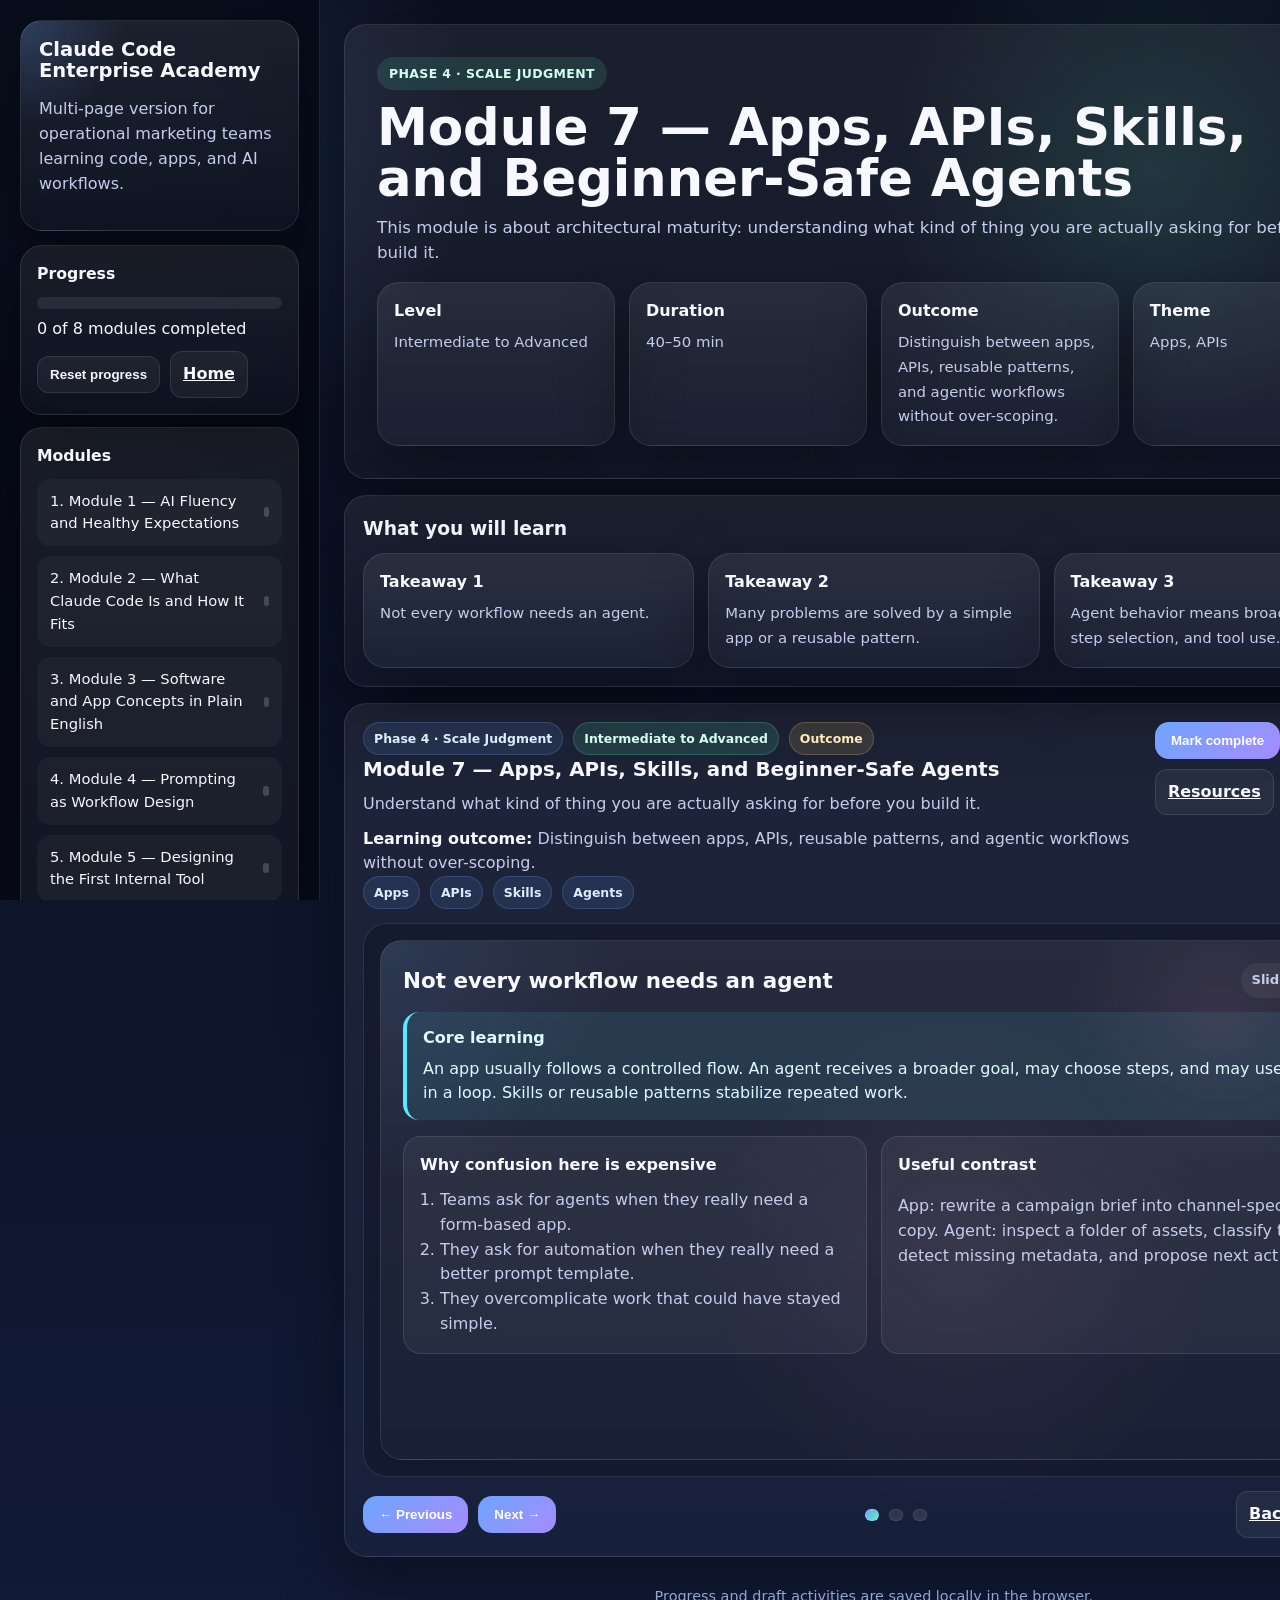
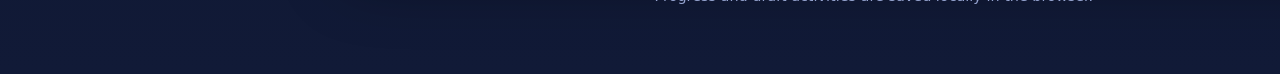
<file: modules/module-7-apps-apis-agents.html>
<!DOCTYPE html>
<html lang="en"><head><meta charset="UTF-8" /><meta name="viewport" content="width=device-width, initial-scale=1.0" />
<title>Module 7 — Apps, APIs, Skills, and Beginner-Safe Agents</title><link rel="stylesheet" href="../assets/styles.css" /></head>
<body><div class="layout"><aside class="sidebar">
<div class="brand"><h1>Claude Code Enterprise Academy</h1><p>Multi-page version for operational marketing teams learning code, apps, and AI workflows.</p></div>
<div class="side-card"><h3>Progress</h3><div class="progress-track"><div class="progress-fill" id="progressFill"></div></div><div id="progressText">0 of 8 modules completed</div><div class="actions" style="margin-top:10px"><button class="ghost-btn" id="resetProgress">Reset progress</button><a class="ghost-btn" href="../index.html">Home</a></div></div>
<div class="side-card"><h3>Modules</h3><div class="nav-list"><a class="nav-link" data-module-id="1" href="../modules/module-1-ai-fluency.html"><span>1. Module 1 — AI Fluency and Healthy Expectations</span><span class="status-dot"></span></a><a class="nav-link" data-module-id="2" href="../modules/module-2-claude-code.html"><span>2. Module 2 — What Claude Code Is and How It Fits</span><span class="status-dot"></span></a><a class="nav-link" data-module-id="3" href="../modules/module-3-software-basics.html"><span>3. Module 3 — Software and App Concepts in Plain English</span><span class="status-dot"></span></a><a class="nav-link" data-module-id="4" href="../modules/module-4-prompting.html"><span>4. Module 4 — Prompting as Workflow Design</span><span class="status-dot"></span></a><a class="nav-link" data-module-id="5" href="../modules/module-5-internal-tools.html"><span>5. Module 5 — Designing the First Internal Tool</span><span class="status-dot"></span></a><a class="nav-link" data-module-id="6" href="../modules/module-6-working-safely.html"><span>6. Module 6 — Working with Claude Code Safely Inside Projects</span><span class="status-dot"></span></a><a class="nav-link" data-module-id="7" href="../modules/module-7-apps-apis-agents.html"><span>7. Module 7 — Apps, APIs, Skills, and Beginner-Safe Agents</span><span class="status-dot"></span></a><a class="nav-link" data-module-id="8" href="../modules/module-8-prioritization-rollout.html"><span>8. Module 8 — Prioritization, Advanced Topics, and Team Rollout</span><span class="status-dot"></span></a></div></div>
</aside><main class="main">
    <section class="hero">
      <div class="eyebrow">Phase 4 · Scale Judgment</div>
      <h2>Module 7 — Apps, APIs, Skills, and Beginner-Safe Agents</h2>
      <p>This module is about architectural maturity: understanding what kind of thing you are actually asking for before you build it.</p>
      <div class="hero-grid">
        <div class="card"><strong>Level</strong><span>Intermediate to Advanced</span></div>
        <div class="card"><strong>Duration</strong><span>40–50 min</span></div>
        <div class="card"><strong>Outcome</strong><span>Distinguish between apps, APIs, reusable patterns, and agentic workflows without over-scoping.</span></div>
        <div class="card"><strong>Theme</strong><span>Apps, APIs</span></div>
      </div>
    </section>
    <section class="section"><h3>What you will learn</h3><div class="grid-3"><div class="card"><strong>Takeaway 1</strong><span>Not every workflow needs an agent.</span></div><div class="card"><strong>Takeaway 2</strong><span>Many problems are solved by a simple app or a reusable pattern.</span></div><div class="card"><strong>Takeaway 3</strong><span>Agent behavior means broader goals, step selection, and tool use.</span></div></div></section>
    <section class="module" id="module-7">
      <div class="module-header">
        <div>
          <div class="module-meta"><span class="tag">Phase 4 · Scale Judgment</span><span class="tag level">Intermediate to Advanced</span><span class="tag outcome">Outcome</span></div>
          <h2>Module 7 — Apps, APIs, Skills, and Beginner-Safe Agents</h2>
          <p>Understand what kind of thing you are actually asking for before you build it.</p>
          <p class="subtle" style="margin-top:10px"><strong style="color:var(--text)">Learning outcome:</strong> Distinguish between apps, APIs, reusable patterns, and agentic workflows without over-scoping.</p>
          <div class="module-meta"><span class="tag">Apps</span><span class="tag">APIs</span><span class="tag">Skills</span><span class="tag">Agents</span></div>
        </div>
        <div class="actions"><button class="btn" onclick="CourseApp.markComplete(7)">Mark complete</button><a class="ghost-btn" href="../resources.html">Resources</a></div>
      </div>
      <div class="slides-wrap"><div class="slides-track"><div class="slide"><div class="slide-shell"><div class="slide-header"><h3 class="slide-title">Not every workflow needs an agent</h3><div class="slide-counter active-counter">Slide 1 of 3</div></div><div class="highlight"><strong>Core learning</strong>An app usually follows a controlled flow. An agent receives a broader goal, may choose steps, and may use tools in a loop. Skills or reusable patterns stabilize repeated work.</div><div class="grid-2"><div class="info-card"><h4>Why confusion here is expensive</h4><ol><li>Teams ask for agents when they really need a form-based app.</li><li>They ask for automation when they really need a better prompt template.</li><li>They overcomplicate work that could have stayed simple.</li></ol></div><div class="info-card"><h4>Useful contrast</h4><p>App: rewrite a campaign brief into channel-specific copy. Agent: inspect a folder of assets, classify them, detect missing metadata, and propose next actions.</p></div></div></div></div><div class="slide"><div class="slide-shell"><div class="slide-header"><h3 class="slide-title">Scenario: App or agent?</h3><div class="slide-counter active-counter">Slide 2 of 3</div></div><div class="highlight"><strong>Scenario-based learning</strong>Use this situation to test your judgment, not just your memory.</div><div class="info-card" id="scenario-7-1"><h4 style="margin-top:0">Your team wants a tool that takes one pasted block of text and returns a formatted email, ad, and landing page version. What is this most likely to be?</h4><div class="choice-grid"><button class="choice-chip" onclick="CourseApp.scenario(7, 1, 0, 0, "Correct. This sounds much more like a simple app or fixed workflow tool than an agent.")">A simple app or workflow tool.</button><button class="choice-chip" onclick="CourseApp.scenario(7, 1, 1, 0, "Correct. This sounds much more like a simple app or fixed workflow tool than an agent.")">A full agent system.</button><button class="choice-chip" onclick="CourseApp.scenario(7, 1, 2, 0, "Correct. This sounds much more like a simple app or fixed workflow tool than an agent.")">An MCP server.</button></div><div class="quiz-feedback" style="margin-top:10px"></div></div></div></div><div class="slide"><div class="slide-shell"><div class="slide-header"><h3 class="slide-title">Knowledge check</h3><div class="slide-counter active-counter">Slide 3 of 3</div></div><div class="info-card quiz" id="quiz-7-2"><div class="highlight"><strong>Knowledge check</strong>Use this to verify comprehension before moving on.</div><h4 style="margin-top:0">What most strongly suggests agent behavior?</h4><button class="quiz-option" onclick="CourseApp.quiz(7, 2, 0, 1, "Correct. Dynamic step selection and tool use are the clues.")">A predictable one-step form flow.</button><button class="quiz-option" onclick="CourseApp.quiz(7, 2, 1, 1, "Correct. Dynamic step selection and tool use are the clues.")">A goal-driven system that can choose steps and use tools.</button><button class="quiz-option" onclick="CourseApp.quiz(7, 2, 2, 1, "Correct. Dynamic step selection and tool use are the clues.")">A static HTML page.</button><div class="quiz-feedback"></div></div></div></div></div></div>
      <div class="slide-controls"><div class="actions"><button class="slide-btn" onclick="CourseApp.prevSlide(7, 3)">← Previous</button><button class="slide-btn" onclick="CourseApp.nextSlide(7, 3)">Next →</button></div><div class="slide-dots"><button class="dot active" onclick="CourseApp.setSlide(7, 0, 3)"></button><button class="dot " onclick="CourseApp.setSlide(7, 1, 3)"></button><button class="dot " onclick="CourseApp.setSlide(7, 2, 3)"></button></div><div class="actions"><a class="ghost-btn" href="../index.html">Back to home</a></div></div>
    </section>
    <script>document.addEventListener('DOMContentLoaded',()=>CourseApp.setSlide(7, CourseApp.currentSlide(7), 3));</script>
    <p class="footer">Progress and draft activities are saved locally in the browser.</p></main></div>
<script>window.COURSE_MODULES=[{"id": 1, "title": "Module 1 \u2014 AI Fluency and Healthy Expectations"}, {"id": 2, "title": "Module 2 \u2014 What Claude Code Is and How It Fits"}, {"id": 3, "title": "Module 3 \u2014 Software and App Concepts in Plain English"}, {"id": 4, "title": "Module 4 \u2014 Prompting as Workflow Design"}, {"id": 5, "title": "Module 5 \u2014 Designing the First Internal Tool"}, {"id": 6, "title": "Module 6 \u2014 Working with Claude Code Safely Inside Projects"}, {"id": 7, "title": "Module 7 \u2014 Apps, APIs, Skills, and Beginner-Safe Agents"}, {"id": 8, "title": "Module 8 \u2014 Prioritization, Advanced Topics, and Team Rollout"}];</script><script src="../assets/app.js"></script></body></html>
</file>
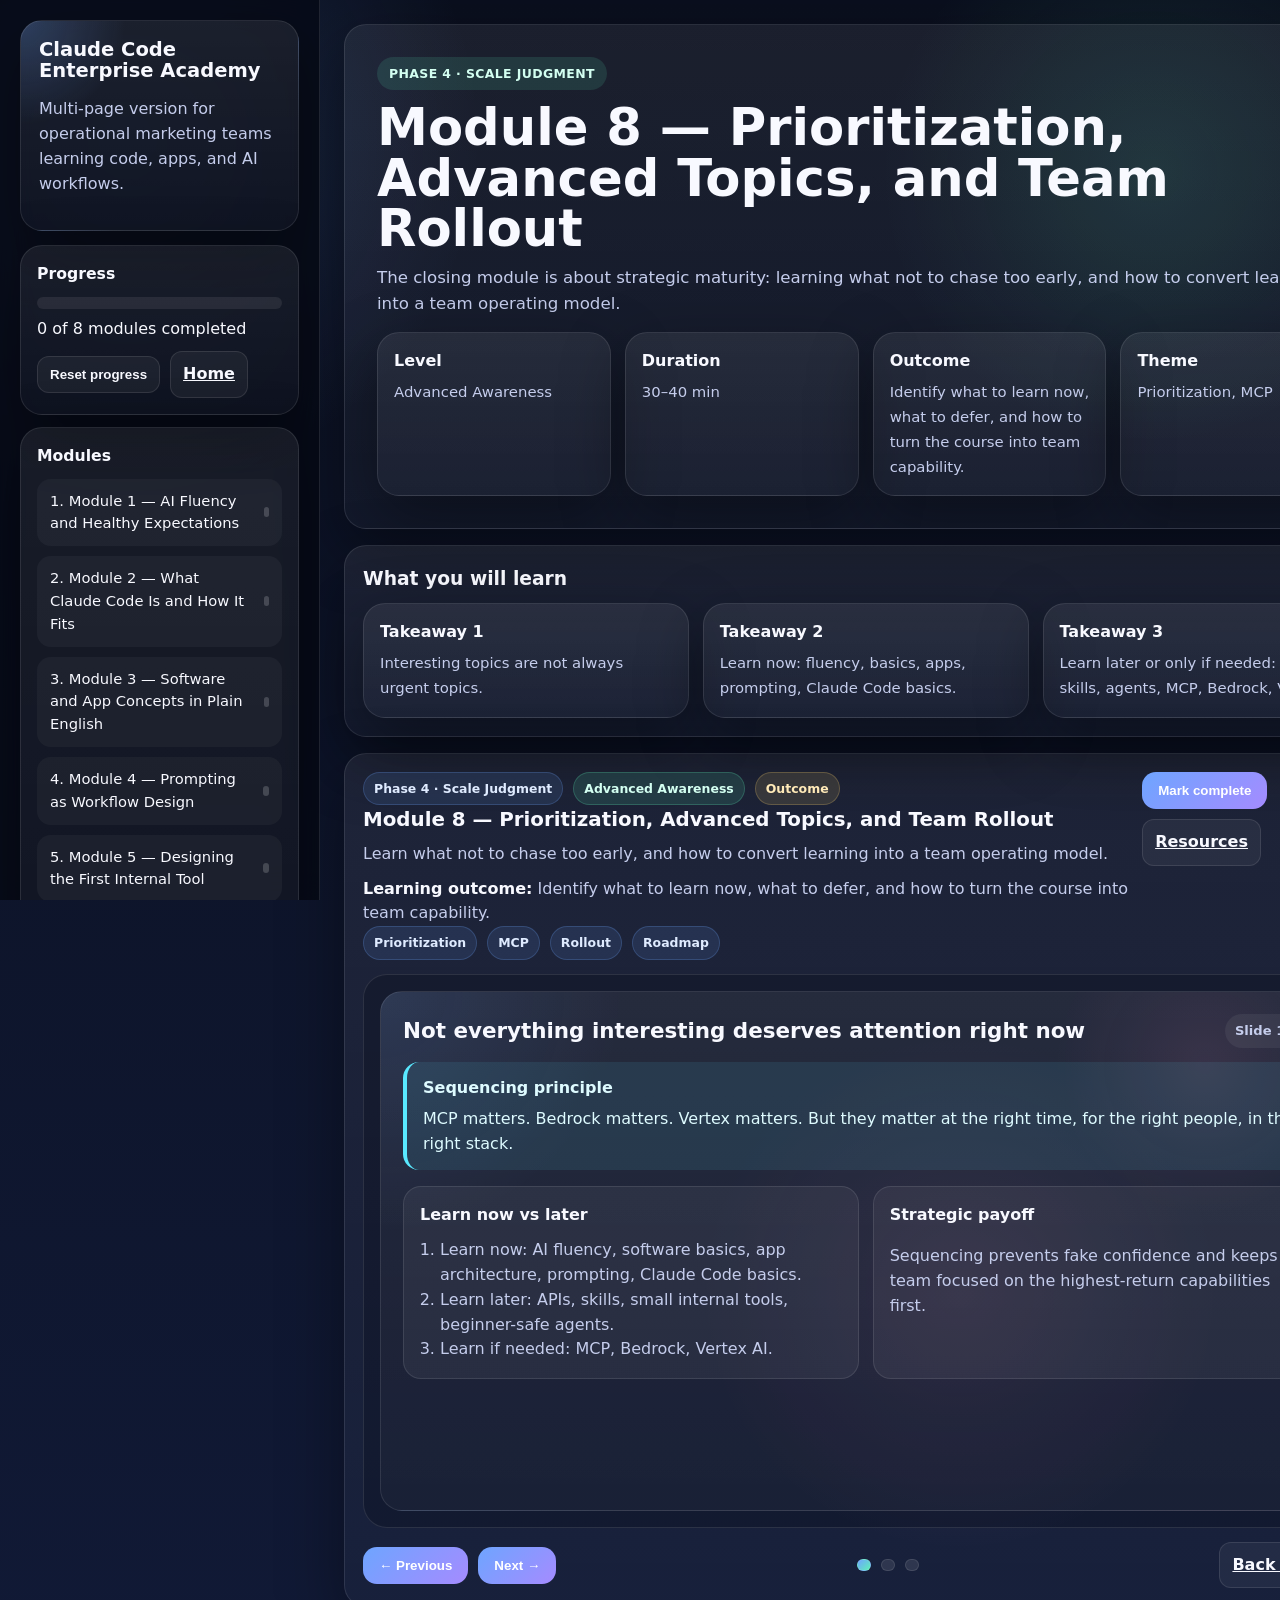
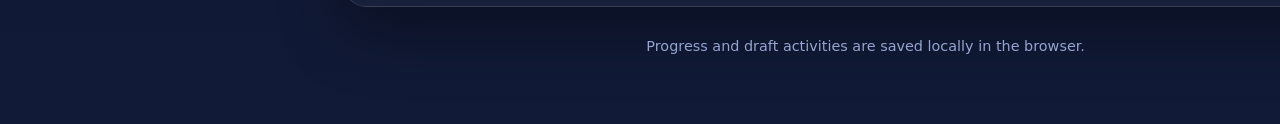
<file: modules/module-8-prioritization-rollout.html>
<!DOCTYPE html>
<html lang="en"><head><meta charset="UTF-8" /><meta name="viewport" content="width=device-width, initial-scale=1.0" />
<title>Module 8 — Prioritization, Advanced Topics, and Team Rollout</title><link rel="stylesheet" href="../assets/styles.css" /></head>
<body><div class="layout"><aside class="sidebar">
<div class="brand"><h1>Claude Code Enterprise Academy</h1><p>Multi-page version for operational marketing teams learning code, apps, and AI workflows.</p></div>
<div class="side-card"><h3>Progress</h3><div class="progress-track"><div class="progress-fill" id="progressFill"></div></div><div id="progressText">0 of 8 modules completed</div><div class="actions" style="margin-top:10px"><button class="ghost-btn" id="resetProgress">Reset progress</button><a class="ghost-btn" href="../index.html">Home</a></div></div>
<div class="side-card"><h3>Modules</h3><div class="nav-list"><a class="nav-link" data-module-id="1" href="../modules/module-1-ai-fluency.html"><span>1. Module 1 — AI Fluency and Healthy Expectations</span><span class="status-dot"></span></a><a class="nav-link" data-module-id="2" href="../modules/module-2-claude-code.html"><span>2. Module 2 — What Claude Code Is and How It Fits</span><span class="status-dot"></span></a><a class="nav-link" data-module-id="3" href="../modules/module-3-software-basics.html"><span>3. Module 3 — Software and App Concepts in Plain English</span><span class="status-dot"></span></a><a class="nav-link" data-module-id="4" href="../modules/module-4-prompting.html"><span>4. Module 4 — Prompting as Workflow Design</span><span class="status-dot"></span></a><a class="nav-link" data-module-id="5" href="../modules/module-5-internal-tools.html"><span>5. Module 5 — Designing the First Internal Tool</span><span class="status-dot"></span></a><a class="nav-link" data-module-id="6" href="../modules/module-6-working-safely.html"><span>6. Module 6 — Working with Claude Code Safely Inside Projects</span><span class="status-dot"></span></a><a class="nav-link" data-module-id="7" href="../modules/module-7-apps-apis-agents.html"><span>7. Module 7 — Apps, APIs, Skills, and Beginner-Safe Agents</span><span class="status-dot"></span></a><a class="nav-link" data-module-id="8" href="../modules/module-8-prioritization-rollout.html"><span>8. Module 8 — Prioritization, Advanced Topics, and Team Rollout</span><span class="status-dot"></span></a></div></div>
</aside><main class="main">
    <section class="hero">
      <div class="eyebrow">Phase 4 · Scale Judgment</div>
      <h2>Module 8 — Prioritization, Advanced Topics, and Team Rollout</h2>
      <p>The closing module is about strategic maturity: learning what not to chase too early, and how to convert learning into a team operating model.</p>
      <div class="hero-grid">
        <div class="card"><strong>Level</strong><span>Advanced Awareness</span></div>
        <div class="card"><strong>Duration</strong><span>30–40 min</span></div>
        <div class="card"><strong>Outcome</strong><span>Identify what to learn now, what to defer, and how to turn the course into team capability.</span></div>
        <div class="card"><strong>Theme</strong><span>Prioritization, MCP</span></div>
      </div>
    </section>
    <section class="section"><h3>What you will learn</h3><div class="grid-3"><div class="card"><strong>Takeaway 1</strong><span>Interesting topics are not always urgent topics.</span></div><div class="card"><strong>Takeaway 2</strong><span>Learn now: fluency, basics, apps, prompting, Claude Code basics.</span></div><div class="card"><strong>Takeaway 3</strong><span>Learn later or only if needed: APIs, skills, agents, MCP, Bedrock, Vertex.</span></div></div></section>
    <section class="module" id="module-8">
      <div class="module-header">
        <div>
          <div class="module-meta"><span class="tag">Phase 4 · Scale Judgment</span><span class="tag level">Advanced Awareness</span><span class="tag outcome">Outcome</span></div>
          <h2>Module 8 — Prioritization, Advanced Topics, and Team Rollout</h2>
          <p>Learn what not to chase too early, and how to convert learning into a team operating model.</p>
          <p class="subtle" style="margin-top:10px"><strong style="color:var(--text)">Learning outcome:</strong> Identify what to learn now, what to defer, and how to turn the course into team capability.</p>
          <div class="module-meta"><span class="tag">Prioritization</span><span class="tag">MCP</span><span class="tag">Rollout</span><span class="tag">Roadmap</span></div>
        </div>
        <div class="actions"><button class="btn" onclick="CourseApp.markComplete(8)">Mark complete</button><a class="ghost-btn" href="../resources.html">Resources</a></div>
      </div>
      <div class="slides-wrap"><div class="slides-track"><div class="slide"><div class="slide-shell"><div class="slide-header"><h3 class="slide-title">Not everything interesting deserves attention right now</h3><div class="slide-counter active-counter">Slide 1 of 3</div></div><div class="highlight"><strong>Sequencing principle</strong>MCP matters. Bedrock matters. Vertex matters. But they matter at the right time, for the right people, in the right stack.</div><div class="grid-2"><div class="info-card"><h4>Learn now vs later</h4><ol><li>Learn now: AI fluency, software basics, app architecture, prompting, Claude Code basics.</li><li>Learn later: APIs, skills, small internal tools, beginner-safe agents.</li><li>Learn if needed: MCP, Bedrock, Vertex AI.</li></ol></div><div class="info-card"><h4>Strategic payoff</h4><p>Sequencing prevents fake confidence and keeps the team focused on the highest-return capabilities first.</p></div></div></div></div><div class="slide"><div class="slide-shell"><div class="slide-header"><h3 class="slide-title">30-day roadmap builder</h3><div class="slide-counter active-counter">Slide 2 of 3</div></div><div class="builder"><div class="highlight"><strong>Practice task</strong>Write a 30-day team roadmap. Include one workflow to standardize, one internal tool to scope, one advanced topic to defer, and one success metric.</div><textarea id="builder-input-8-1" placeholder="Week 1: align on prompting framework. Week 2: define campaign QA helper. Week 3: review prototype scope with engineering. Week 4: assess team confidence and identify one deeper learner for API work..."></textarea><div class="actions" style="margin-top:10px"><button class="btn" onclick="CourseApp.saveBuilder("m8s1", "builder-input-8-1", "builder-output-8-1")">Save draft</button></div><div class="builder-output" id="builder-output-8-1">Start writing above. Your draft will remain saved in this browser.</div></div></div></div><div class="slide"><div class="slide-shell"><div class="slide-header"><h3 class="slide-title">Knowledge check</h3><div class="slide-counter active-counter">Slide 3 of 3</div></div><div class="info-card quiz" id="quiz-8-2"><div class="highlight"><strong>Knowledge check</strong>Use this to verify comprehension before moving on.</div><h4 style="margin-top:0">What is the smartest approach to advanced topics?</h4><button class="quiz-option" onclick="CourseApp.quiz(8, 2, 0, 1, "Yes. Good sequencing protects the team from wasted effort and fake confidence.")">Study everything at once so nobody feels behind.</button><button class="quiz-option" onclick="CourseApp.quiz(8, 2, 1, 1, "Yes. Good sequencing protects the team from wasted effort and fake confidence.")">Sequence advanced topics after the fundamentals are genuinely stable.</button><button class="quiz-option" onclick="CourseApp.quiz(8, 2, 2, 1, "Yes. Good sequencing protects the team from wasted effort and fake confidence.")">Ignore architecture topics forever.</button><div class="quiz-feedback"></div></div></div></div></div></div>
      <div class="slide-controls"><div class="actions"><button class="slide-btn" onclick="CourseApp.prevSlide(8, 3)">← Previous</button><button class="slide-btn" onclick="CourseApp.nextSlide(8, 3)">Next →</button></div><div class="slide-dots"><button class="dot active" onclick="CourseApp.setSlide(8, 0, 3)"></button><button class="dot " onclick="CourseApp.setSlide(8, 1, 3)"></button><button class="dot " onclick="CourseApp.setSlide(8, 2, 3)"></button></div><div class="actions"><a class="ghost-btn" href="../index.html">Back to home</a></div></div>
    </section>
    <script>document.addEventListener('DOMContentLoaded',()=>CourseApp.setSlide(8, CourseApp.currentSlide(8), 3));</script>
    <p class="footer">Progress and draft activities are saved locally in the browser.</p></main></div>
<script>window.COURSE_MODULES=[{"id": 1, "title": "Module 1 \u2014 AI Fluency and Healthy Expectations"}, {"id": 2, "title": "Module 2 \u2014 What Claude Code Is and How It Fits"}, {"id": 3, "title": "Module 3 \u2014 Software and App Concepts in Plain English"}, {"id": 4, "title": "Module 4 \u2014 Prompting as Workflow Design"}, {"id": 5, "title": "Module 5 \u2014 Designing the First Internal Tool"}, {"id": 6, "title": "Module 6 \u2014 Working with Claude Code Safely Inside Projects"}, {"id": 7, "title": "Module 7 \u2014 Apps, APIs, Skills, and Beginner-Safe Agents"}, {"id": 8, "title": "Module 8 \u2014 Prioritization, Advanced Topics, and Team Rollout"}];</script><script src="../assets/app.js"></script></body></html>
</file>
<file: assets/styles.css>
:root{--bg:#0b1020;--bg2:#121938;--panel:rgba(17,24,49,.88);--panel2:rgba(25,34,68,.94);--line:rgba(255,255,255,.10);--text:#f8f9ff;--muted:#c5cdec;--muted2:#95a4d0;--blue:#6ea5ff;--cyan:#59e9ff;--mint:#5ef0b8;--yellow:#ffd66e;--pink:#ff8ec8;--purple:#a58bff;--red:#ff8e9d;--radius-xl:30px;--radius-lg:22px;--radius-md:18px;--radius-sm:14px;--shadow:0 22px 64px rgba(0,0,0,.38)}
*{box-sizing:border-box}html{scroll-behavior:smooth}body{margin:0;font-family:Inter,ui-sans-serif,system-ui,-apple-system,BlinkMacSystemFont,"Segoe UI",sans-serif;color:var(--text);background:radial-gradient(circle at 10% 8%, rgba(110,165,255,.18), transparent 18%),radial-gradient(circle at 90% 10%, rgba(94,240,184,.12), transparent 14%),radial-gradient(circle at 75% 75%, rgba(255,142,200,.10), transparent 16%),linear-gradient(180deg,#0a0f1e 0%,#111a37 100%);line-height:1.55}
a{color:#d3fff1}.layout{display:grid;grid-template-columns:320px 1fr;min-height:100vh}.sidebar{position:sticky;top:0;height:100vh;overflow-y:auto;padding:20px;border-right:1px solid var(--line);background:rgba(7,10,22,.82);backdrop-filter:blur(16px)}
.brand,.side-card,.hero,.section,.module,.card,.resource-card{border:1px solid var(--line);border-radius:var(--radius-lg);box-shadow:var(--shadow)}
.brand,.side-card,.hero,.section,.module{background:linear-gradient(180deg,rgba(255,255,255,.07),rgba(255,255,255,.03))}
.brand{padding:18px;margin-bottom:14px;background:radial-gradient(circle at top left, rgba(110,165,255,.24), transparent 30%),linear-gradient(180deg,rgba(255,255,255,.08),rgba(255,255,255,.03))}
.brand h1{margin:0 0 8px;font-size:1.22rem;line-height:1.08}.brand p,.side-card p,.subtle{color:var(--muted)}.side-card{padding:16px;margin-bottom:12px}.side-card h3{margin:0 0 10px;font-size:.98rem}
.main{max-width:1400px;width:100%;margin:0 auto;padding:24px}.hero{padding:32px;margin-bottom:16px;overflow:hidden}.hero h1,.hero h2{margin:0 0 12px;font-size:clamp(2.2rem,4vw,3.8rem);line-height:.98;max-width:980px}.hero p{margin:0 0 16px;max-width:980px;color:var(--muted);font-size:1.04rem}.eyebrow{display:inline-flex;align-items:center;gap:8px;padding:7px 12px;border-radius:999px;background:rgba(94,240,184,.12);color:#d3fff1;text-transform:uppercase;letter-spacing:.03em;font-size:.78rem;font-weight:900;margin-bottom:12px}
.btn,.ghost-btn,.tab-btn,.filter-btn,.nav-link,.quiz-option,.choice-chip,.slide-btn,.dot{transition:transform .15s ease,background .15s ease,border-color .15s ease,opacity .15s ease}.btn,.slide-btn{border:none;cursor:pointer;color:white;font-weight:800;padding:11px 16px;border-radius:14px;background:linear-gradient(135deg,var(--blue),var(--purple))}.ghost-btn,.tab-btn,.filter-btn,.choice-chip{border:1px solid var(--line);background:rgba(255,255,255,.05);color:var(--text);border-radius:12px;padding:10px 12px;cursor:pointer;font-weight:700}.btn:hover,.ghost-btn:hover,.tab-btn:hover,.filter-btn:hover,.nav-link:hover,.quiz-option:hover,.choice-chip:hover,.slide-btn:hover,.dot:hover{transform:translateY(-1px)}
.hero-grid,.grid-4,.grid-3,.grid-2,.resource-grid{display:grid;gap:14px}.hero-actions,.toolbar,.toolbar-left,.toolbar-right,.module-meta,.slide-controls,.slide-dots,.nav-list,.tabs,.filters,.actions{display:flex;gap:10px;flex-wrap:wrap;align-items:center}
.hero-grid,.grid-4{grid-template-columns:repeat(4,1fr)}.grid-3{grid-template-columns:repeat(3,1fr)}.grid-2{grid-template-columns:repeat(2,1fr)}
.card,.resource-card{padding:16px;background:linear-gradient(180deg,rgba(255,255,255,.07),rgba(255,255,255,.03))}.card strong,.resource-card h4{display:block;margin-bottom:6px}.card span,.resource-card p{color:var(--muted);font-size:.93rem;margin:0}
.section{padding:18px;margin-bottom:16px}.section h3{margin:0 0 10px}.toolbar{justify-content:space-between;padding:16px 18px;margin-bottom:16px}.toolbar-right input,.builder textarea{width:100%;background:rgba(255,255,255,.05);color:var(--text);border:1px solid var(--line);border-radius:14px;padding:12px 14px;outline:none}.toolbar-right{width:min(360px,100%)}
.module{padding:18px;margin-bottom:18px}.module-header{display:flex;justify-content:space-between;gap:14px;align-items:flex-start;margin-bottom:14px}.module-header h2{margin:0 0 6px;font-size:1.24rem}.module-header p{margin:0;color:var(--muted);max-width:860px}
.tag,.pill{display:inline-flex;align-items:center;padding:6px 10px;border-radius:999px;font-size:.78rem;font-weight:900}.tag{background:rgba(110,165,255,.12);color:#dfebff;border:1px solid rgba(110,165,255,.22)}.tag.level{background:rgba(94,240,184,.12);color:#d3fff1;border-color:rgba(94,240,184,.22)}.tag.outcome{background:rgba(255,214,110,.12);color:#ffeab8;border-color:rgba(255,214,110,.22)}.pill{background:rgba(255,255,255,.06)}
.slides-wrap{overflow:hidden;border-radius:24px;border:1px solid var(--line);background:rgba(7,10,22,.26)}.slides-track{display:flex;transition:transform .3s ease}.slide{min-width:100%;padding:16px}.slide-shell{min-height:520px;border-radius:22px;border:1px solid var(--line);padding:22px;background:radial-gradient(circle at top left, rgba(110,165,255,.12), transparent 22%),radial-gradient(circle at 85% 14%, rgba(255,142,200,.09), transparent 16%),linear-gradient(180deg,rgba(255,255,255,.07),rgba(255,255,255,.03))}
.slide-header{display:flex;justify-content:space-between;gap:12px;align-items:center;margin-bottom:14px}.slide-title{margin:0;font-size:1.34rem;line-height:1.1}.slide-counter{padding:7px 10px;border-radius:999px;background:rgba(255,255,255,.06);color:var(--muted);font-size:.82rem;font-weight:800;white-space:nowrap}
.highlight{border-left:4px solid var(--cyan);border-radius:16px;padding:14px 16px;background:rgba(89,233,255,.09);color:#defbff;margin-bottom:16px}.highlight strong{display:block;margin-bottom:6px}
.info-card{border-radius:18px;border:1px solid var(--line);background:rgba(255,255,255,.05);padding:16px}.info-card h4{margin:0 0 10px;font-size:1rem}.info-card p,.info-card li{color:var(--muted)}.info-card ul,.info-card ol{margin:0;padding-left:20px}
.code-block{background:#091021;color:#dce9ff;border:1px solid var(--line);border-radius:16px;padding:14px;overflow-x:auto;white-space:pre-wrap;font-family:ui-monospace,SFMono-Regular,Menlo,Consolas,monospace;font-size:.9rem}
.quiz{display:grid;gap:10px}.quiz-option{text-align:left;border:1px solid var(--line);border-radius:14px;padding:12px 14px;cursor:pointer;background:rgba(255,255,255,.05);color:var(--text);font-weight:700}.quiz-option.correct{background:rgba(94,240,184,.12);border-color:rgba(94,240,184,.34)}.quiz-option.wrong{background:rgba(255,142,157,.12);border-color:rgba(255,142,157,.34)}.quiz-feedback{min-height:24px;color:var(--muted);font-size:.93rem}
.choice-grid{display:grid;gap:10px}.builder textarea{min-height:120px;resize:vertical}.builder-output{margin-top:12px;border-radius:16px;border:1px solid var(--line);background:rgba(255,255,255,.04);padding:14px;color:var(--muted);min-height:90px}
.checklist{display:grid;gap:10px}.check-item{display:flex;gap:10px;align-items:flex-start;border:1px solid var(--line);border-radius:14px;padding:10px 12px;background:rgba(255,255,255,.04)}
.slide-controls{justify-content:space-between;margin-top:14px}.dot{width:12px;height:12px;border-radius:999px;border:1px solid var(--line);background:rgba(255,255,255,.10);cursor:pointer}.dot.active{background:linear-gradient(135deg,var(--blue),var(--mint))}
.nav-list{display:grid}.nav-link{display:flex;align-items:center;justify-content:space-between;gap:10px;text-decoration:none;color:var(--text);font-size:.92rem;padding:10px 12px;border-radius:14px;background:rgba(255,255,255,.04);border:1px solid transparent}.nav-link.active{background:rgba(110,165,255,.14);border-color:rgba(110,165,255,.32)}.status-dot{width:10px;height:10px;border-radius:999px;background:rgba(255,255,255,.18)}.status-dot.done{background:var(--mint)}
.progress-track{height:12px;border-radius:999px;overflow:hidden;background:rgba(255,255,255,.08);margin:10px 0 8px}.progress-fill{height:100%;width:0;background:linear-gradient(90deg,var(--blue),var(--cyan),var(--mint));transition:width .3s ease}
.footer{color:var(--muted2);font-size:.9rem;text-align:center;padding:10px 0 28px}.hidden{display:none!important}
@media (max-width:1200px){.layout{grid-template-columns:1fr}.sidebar{position:static;height:auto;border-right:none;border-bottom:1px solid var(--line)}.hero-grid,.grid-4,.grid-3,.grid-2,.resource-grid{grid-template-columns:1fr 1fr}}
@media (max-width:760px){.main{padding:16px}.hero{padding:22px}.toolbar{flex-direction:column;align-items:stretch}.toolbar-right{width:100%}.hero-grid,.grid-4,.grid-3,.grid-2,.resource-grid{grid-template-columns:1fr}.module-header{flex-direction:column}.slide-shell{min-height:auto}}
</file>
